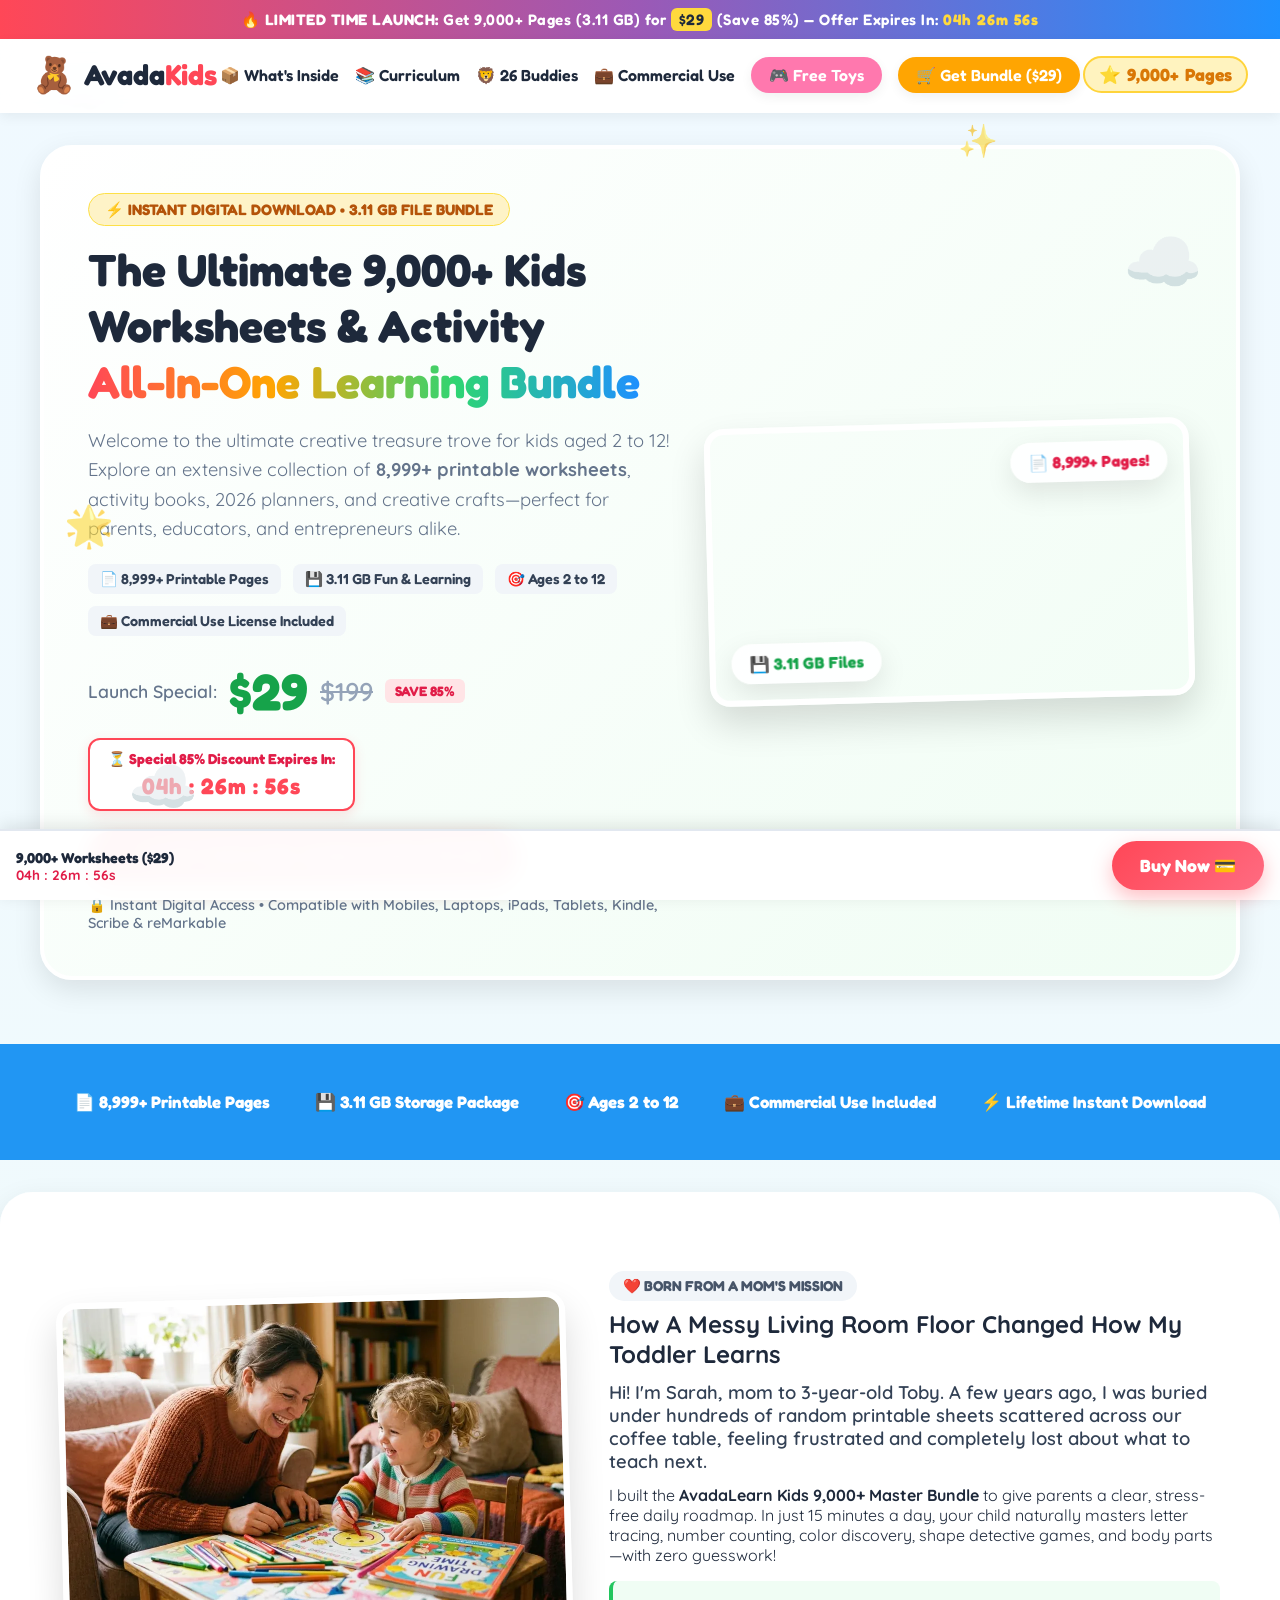
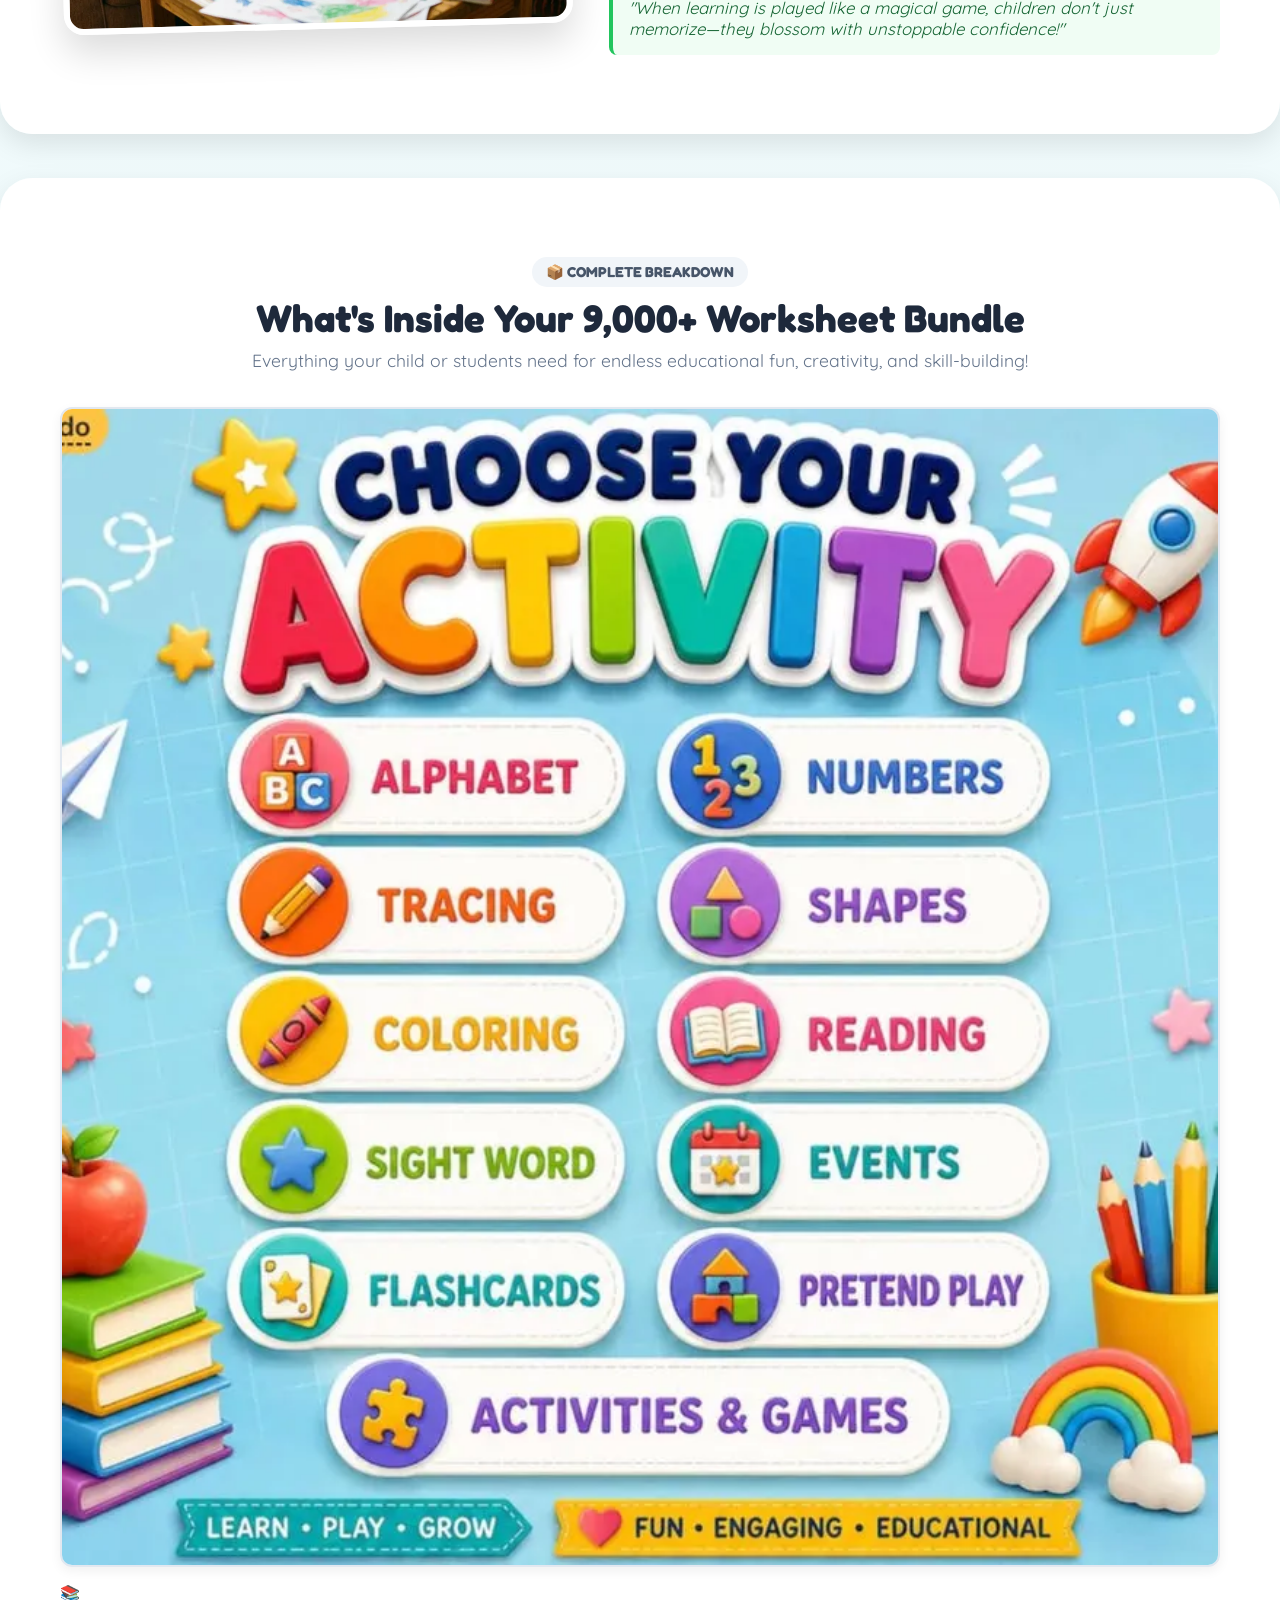
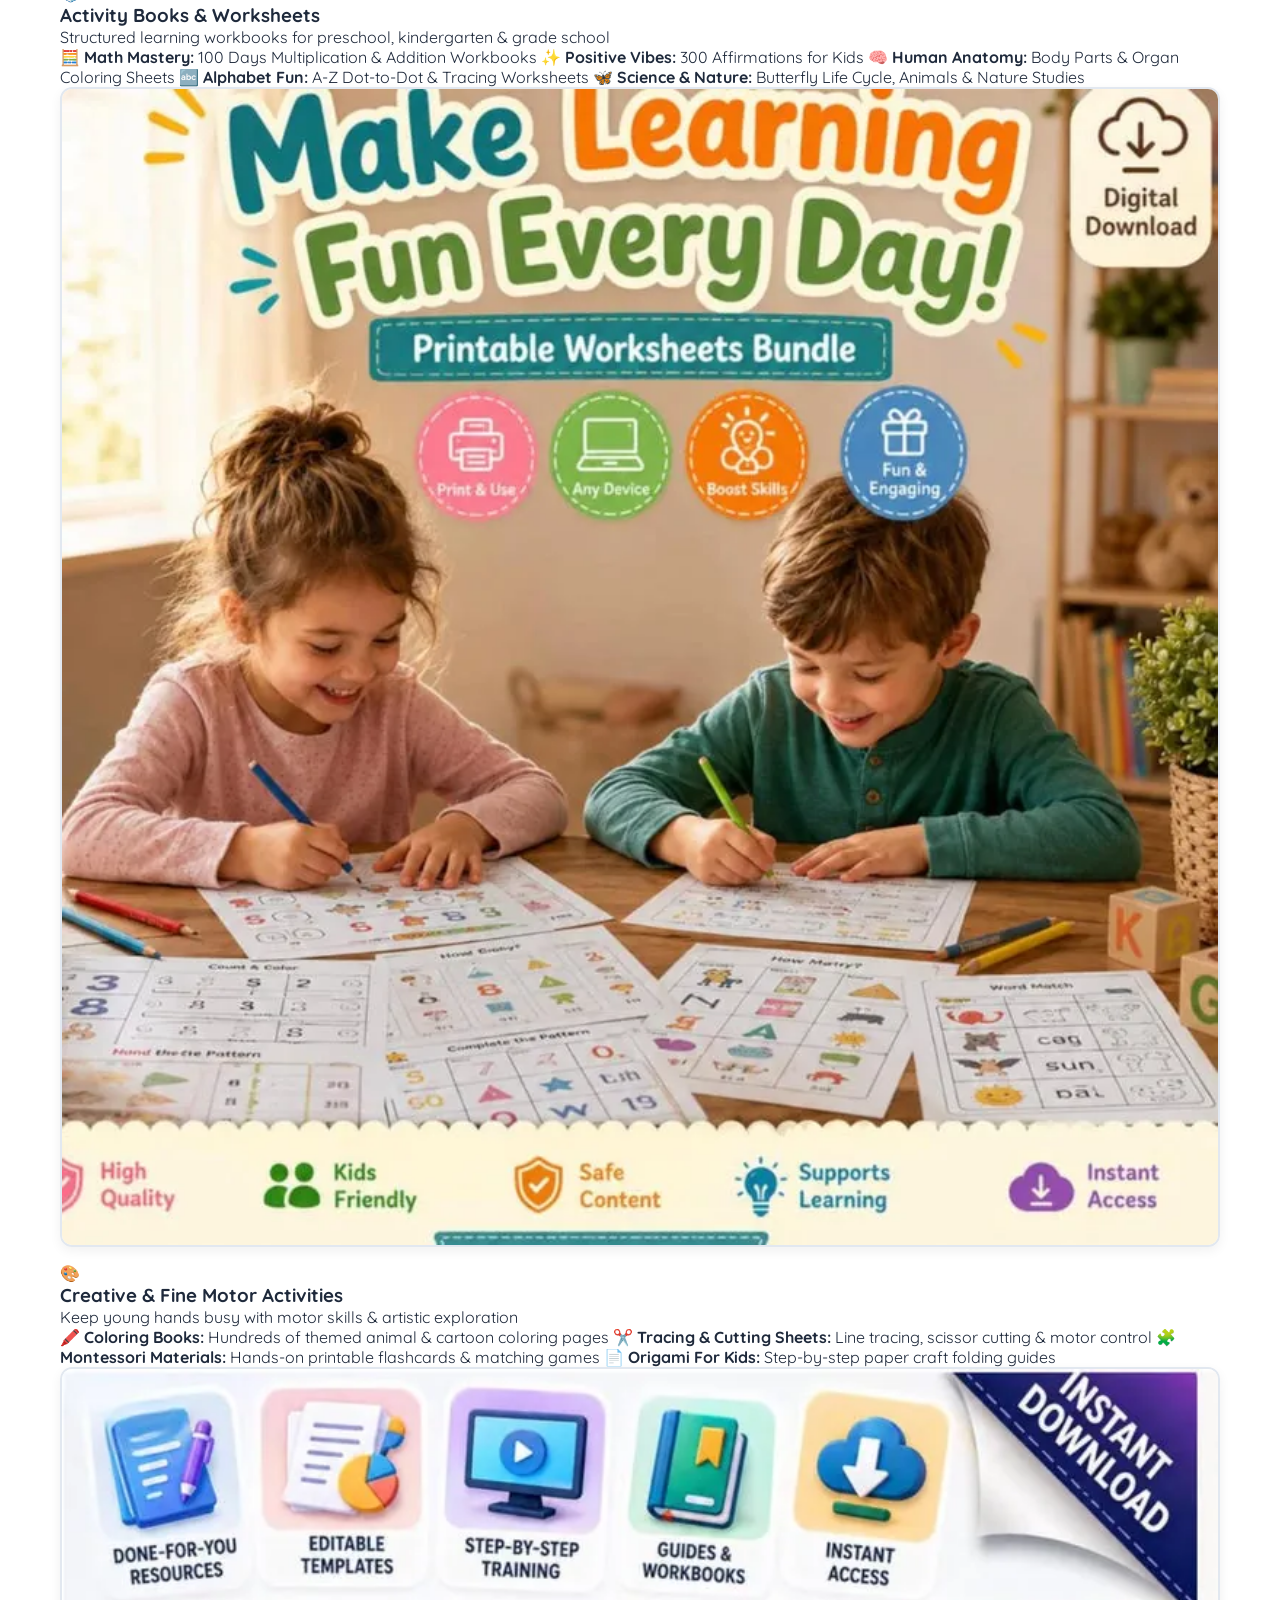
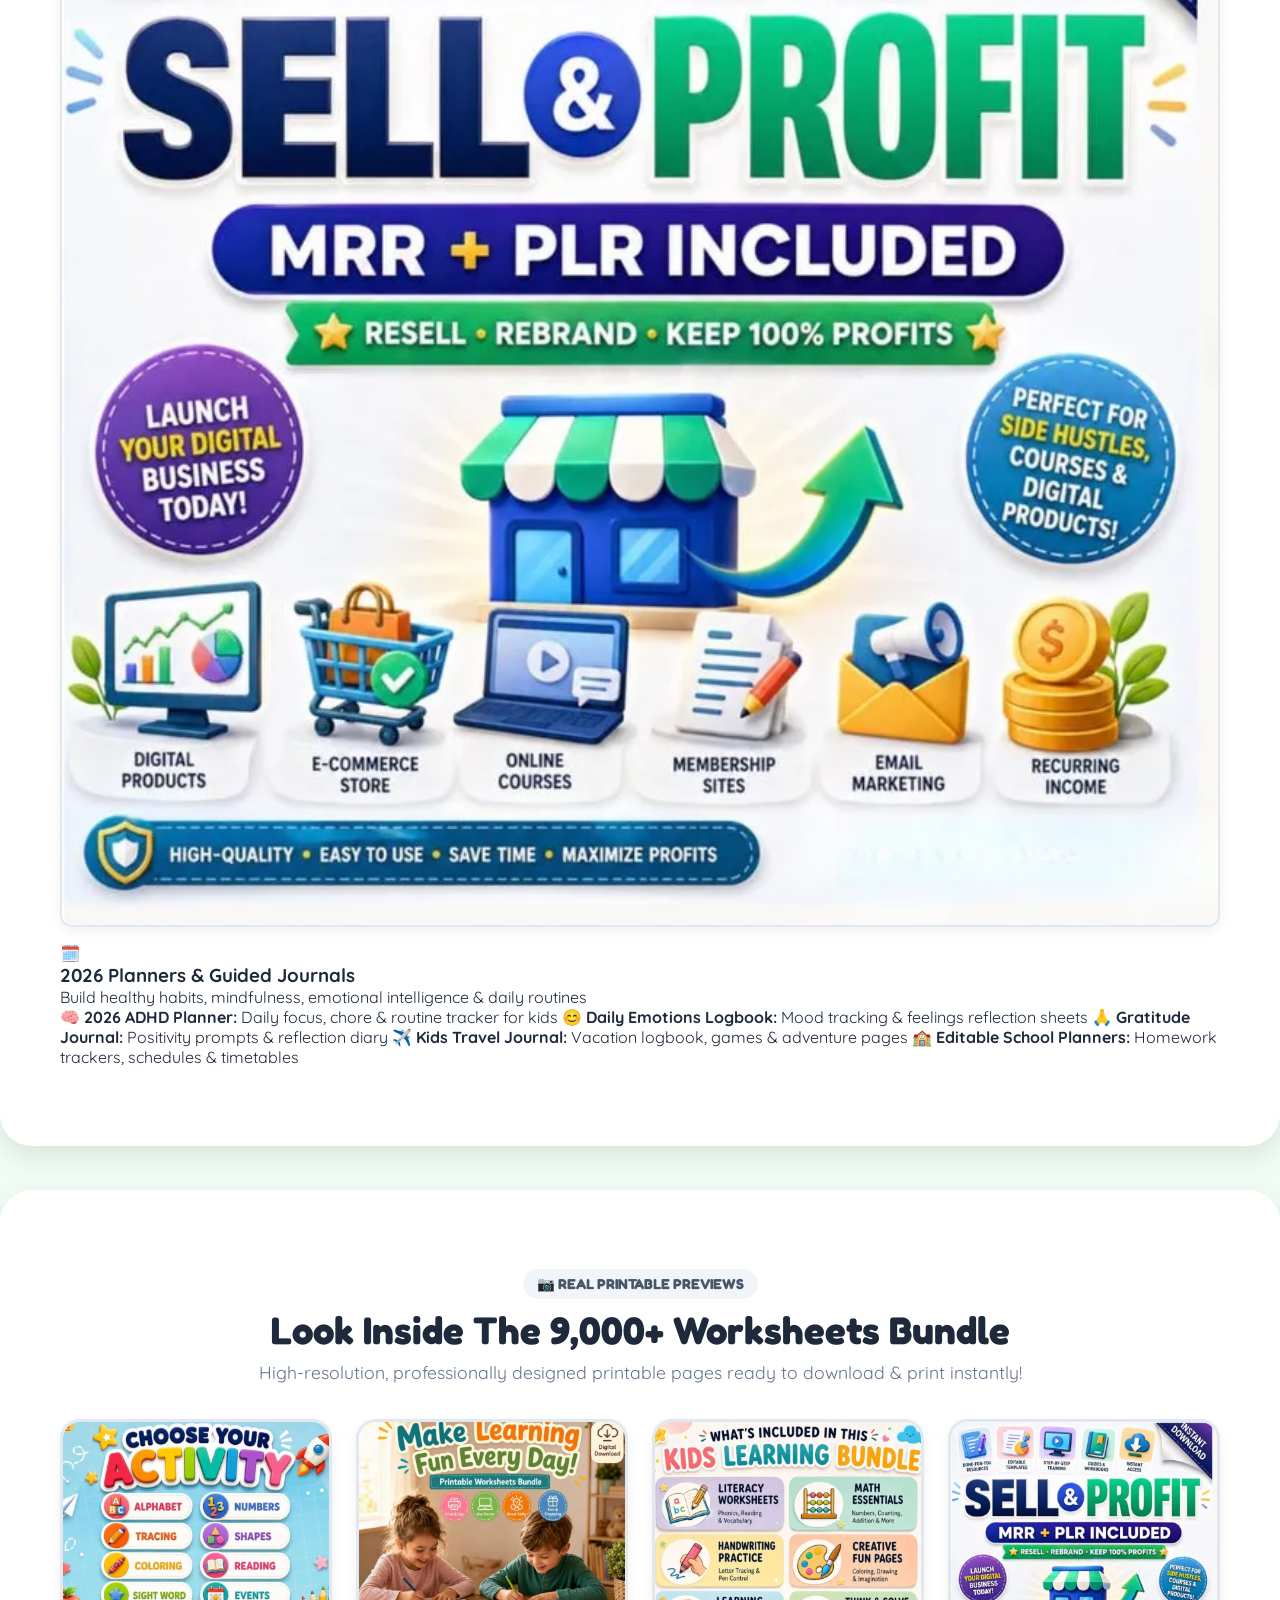
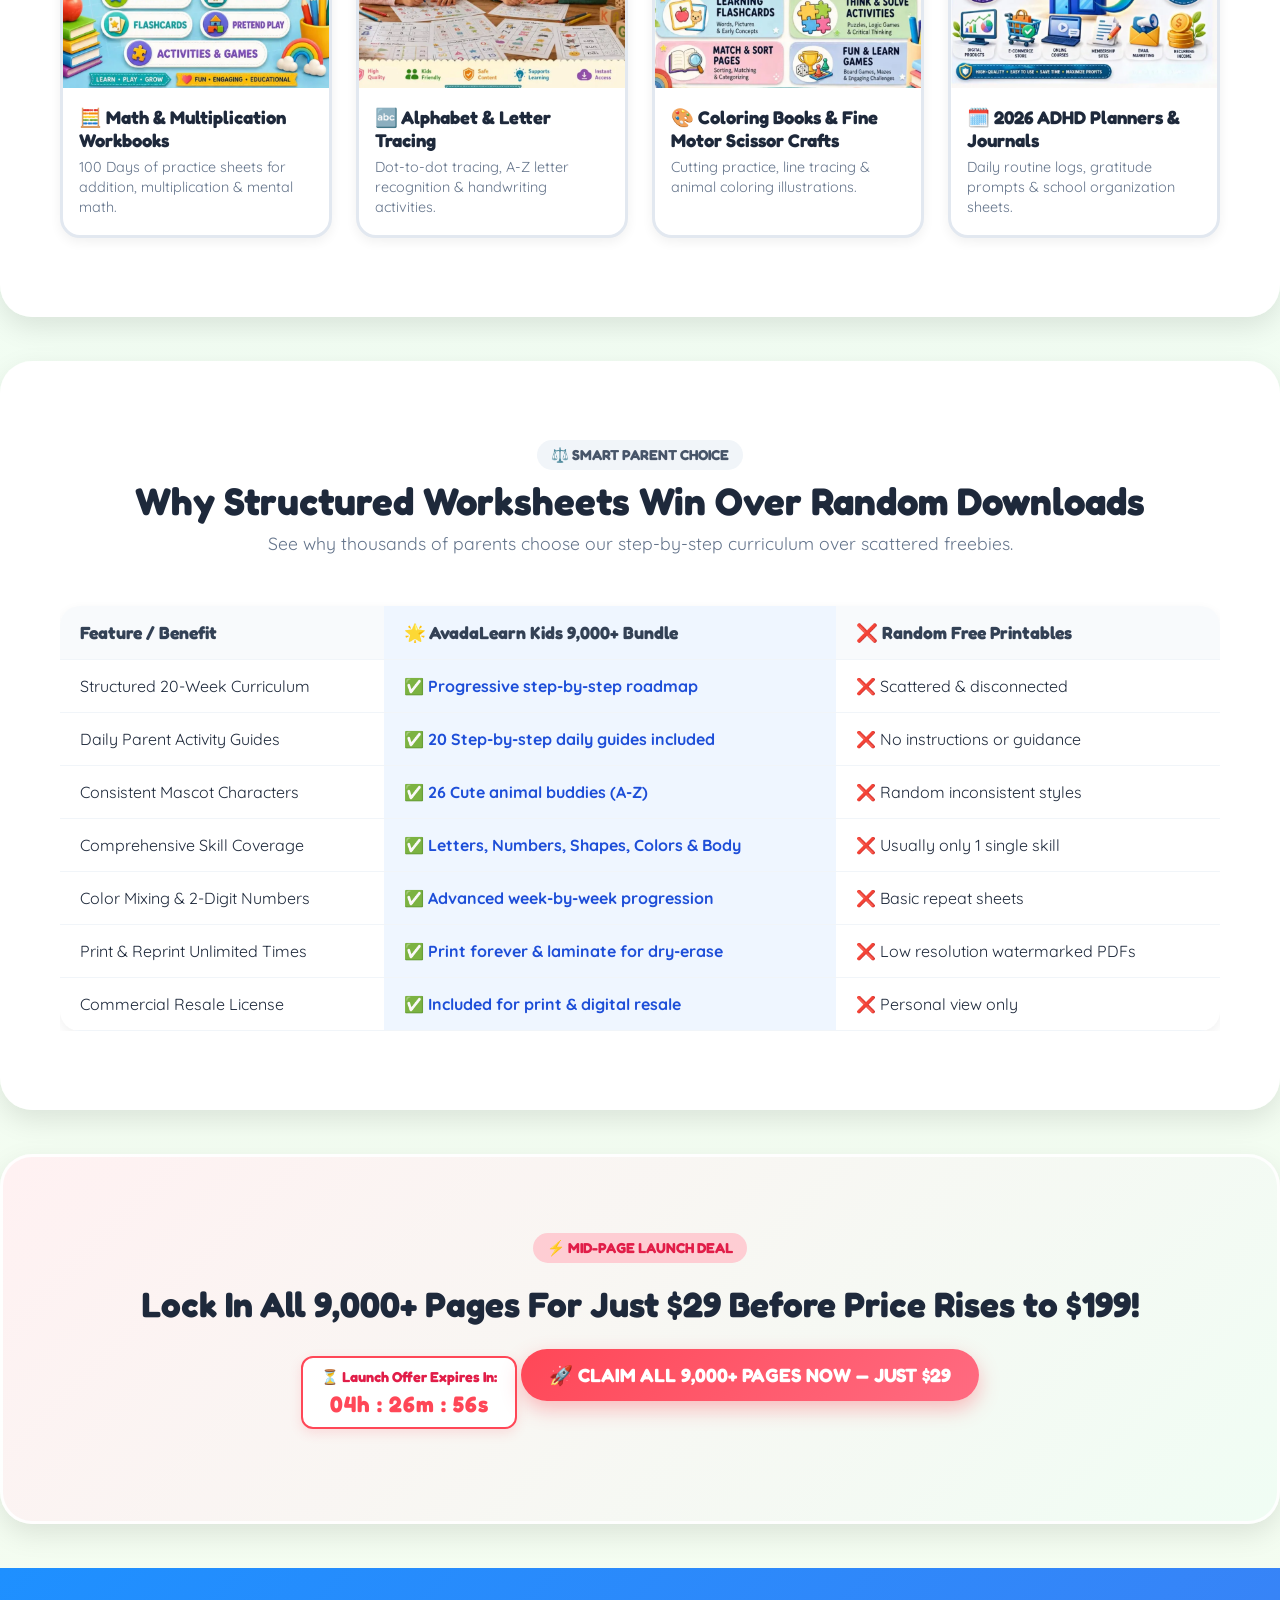
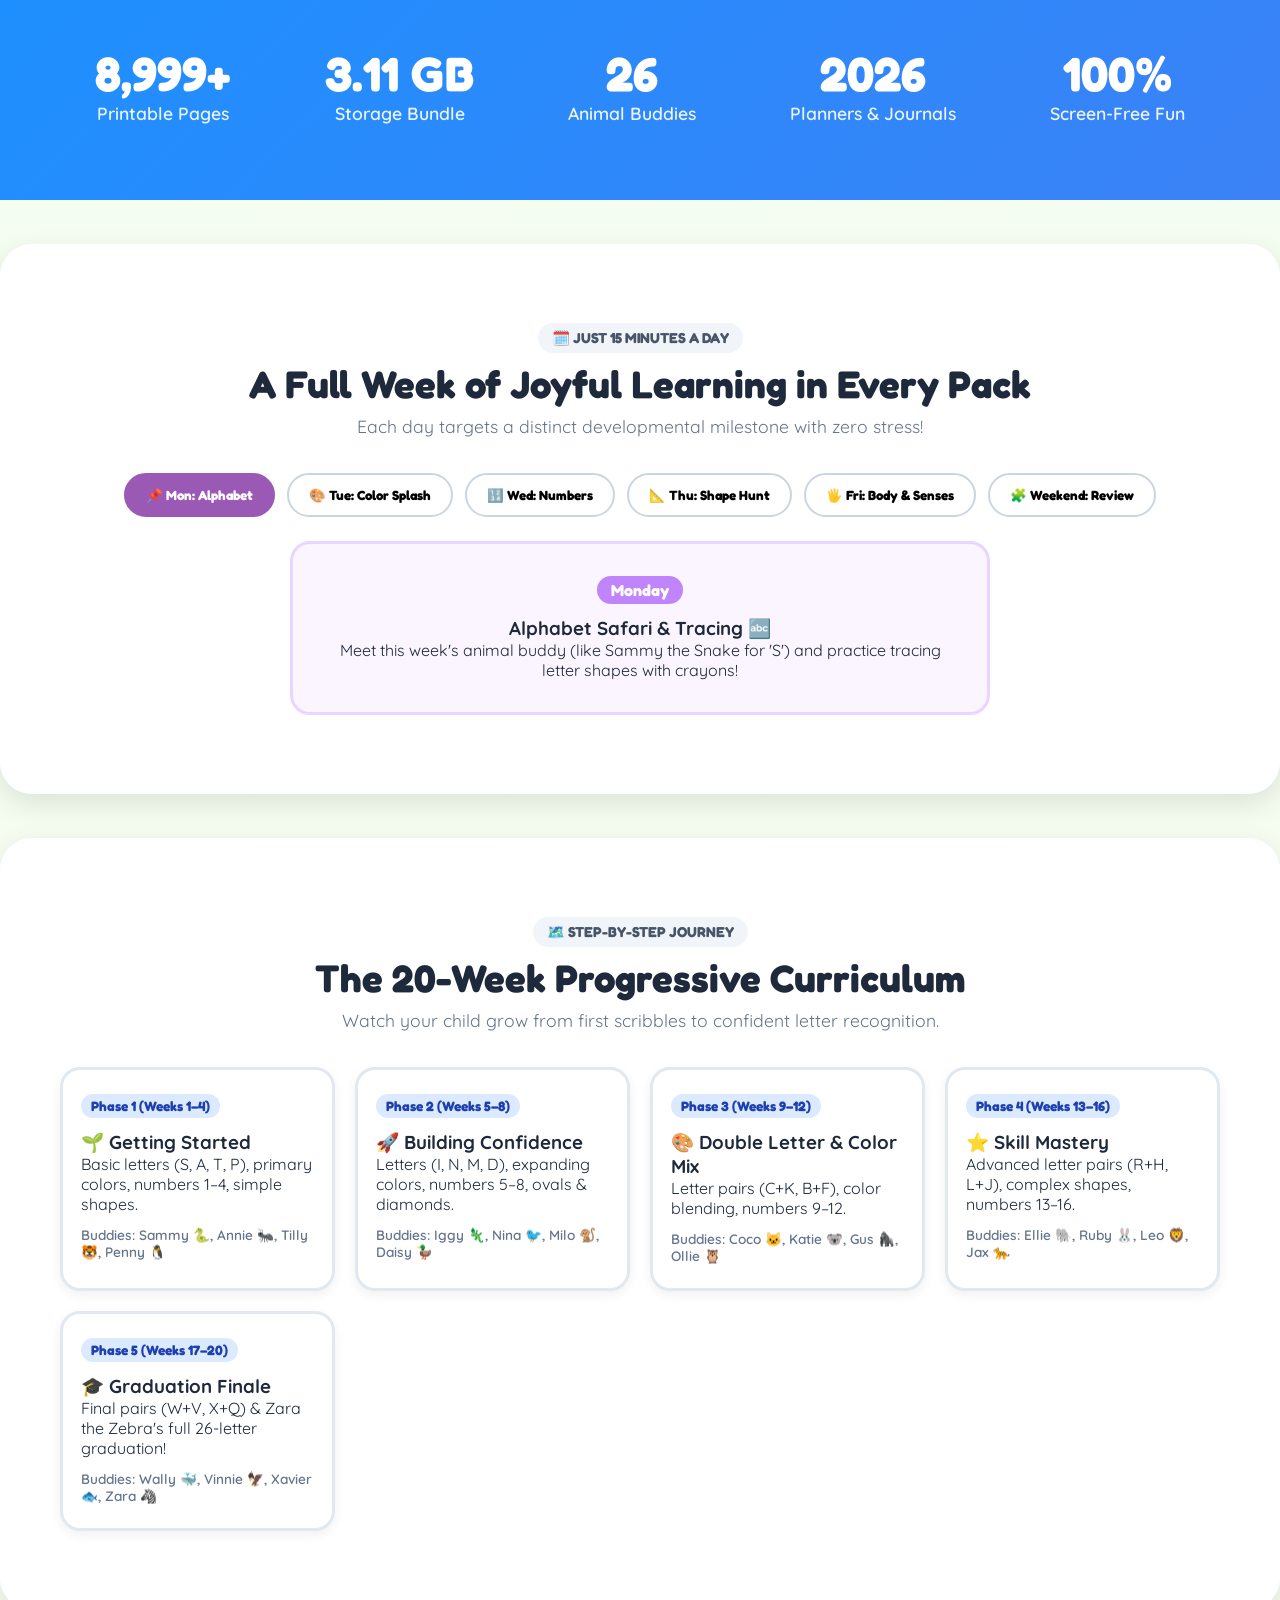
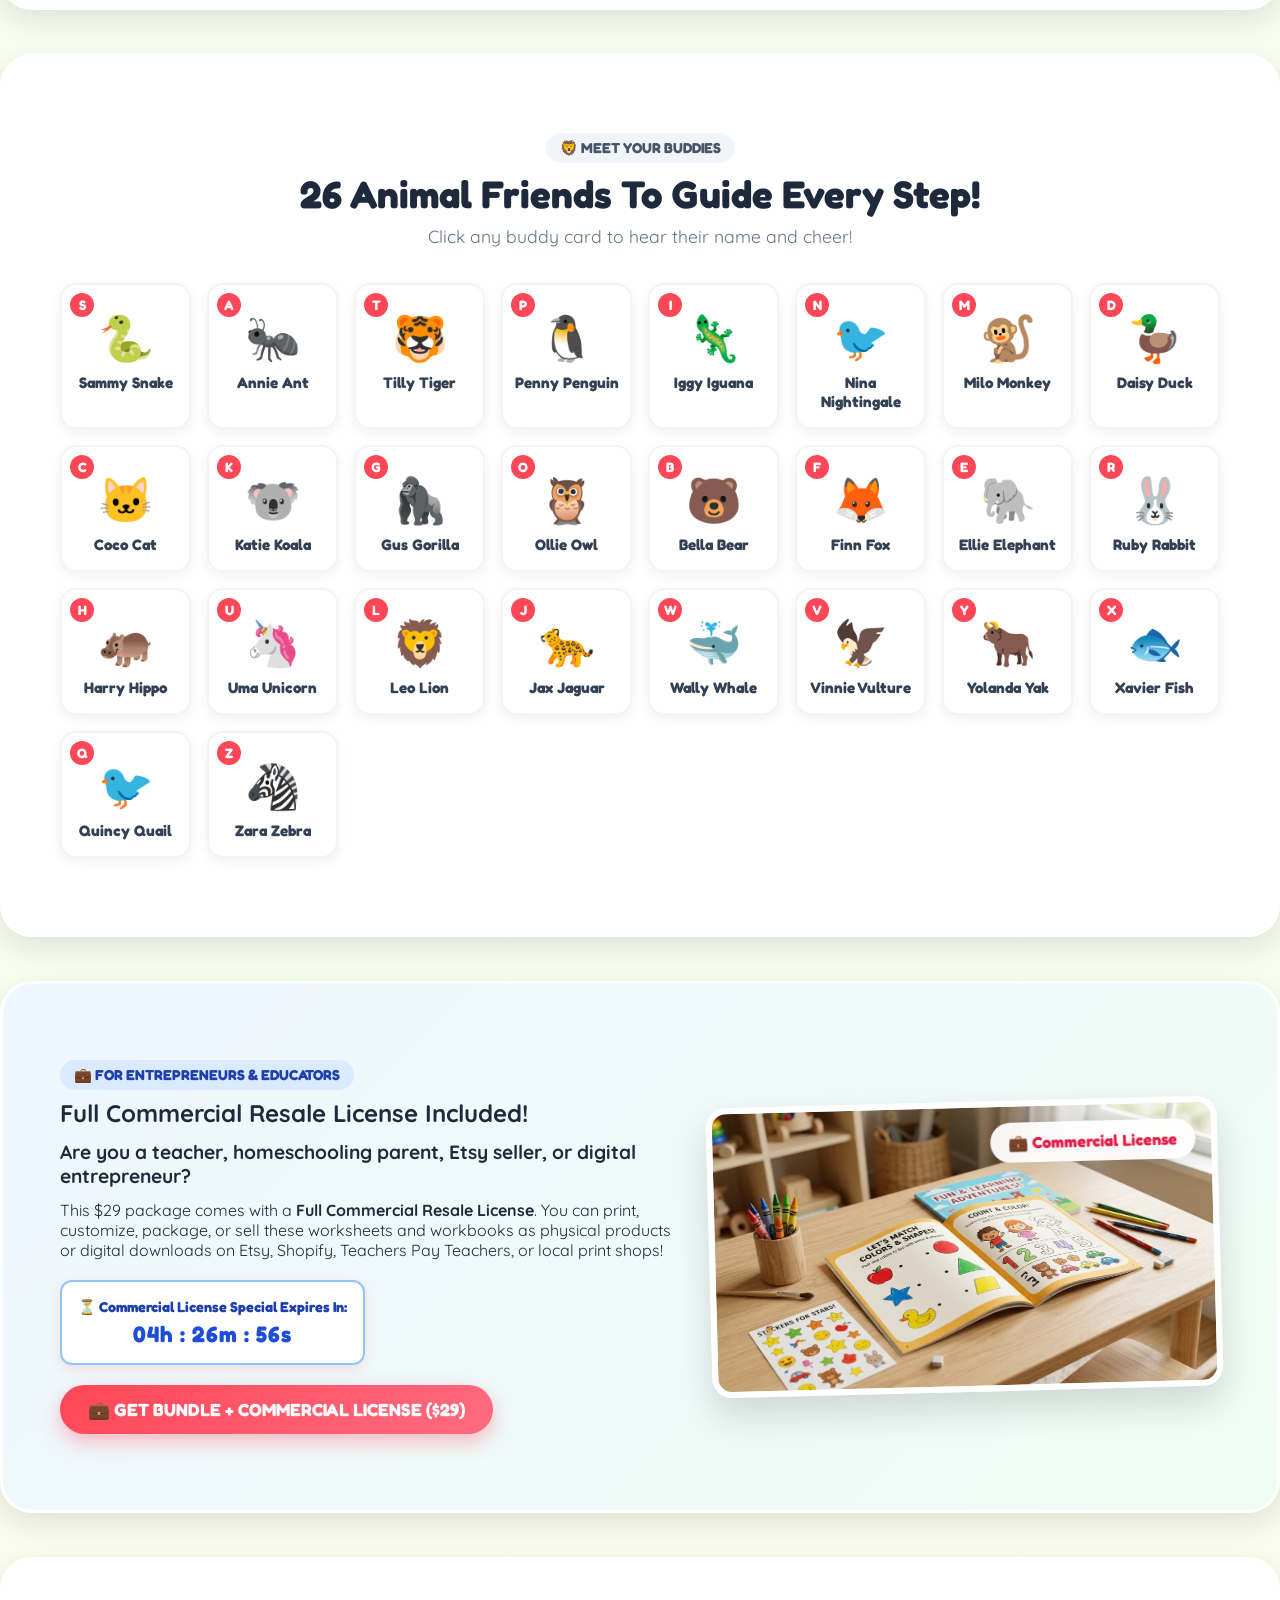
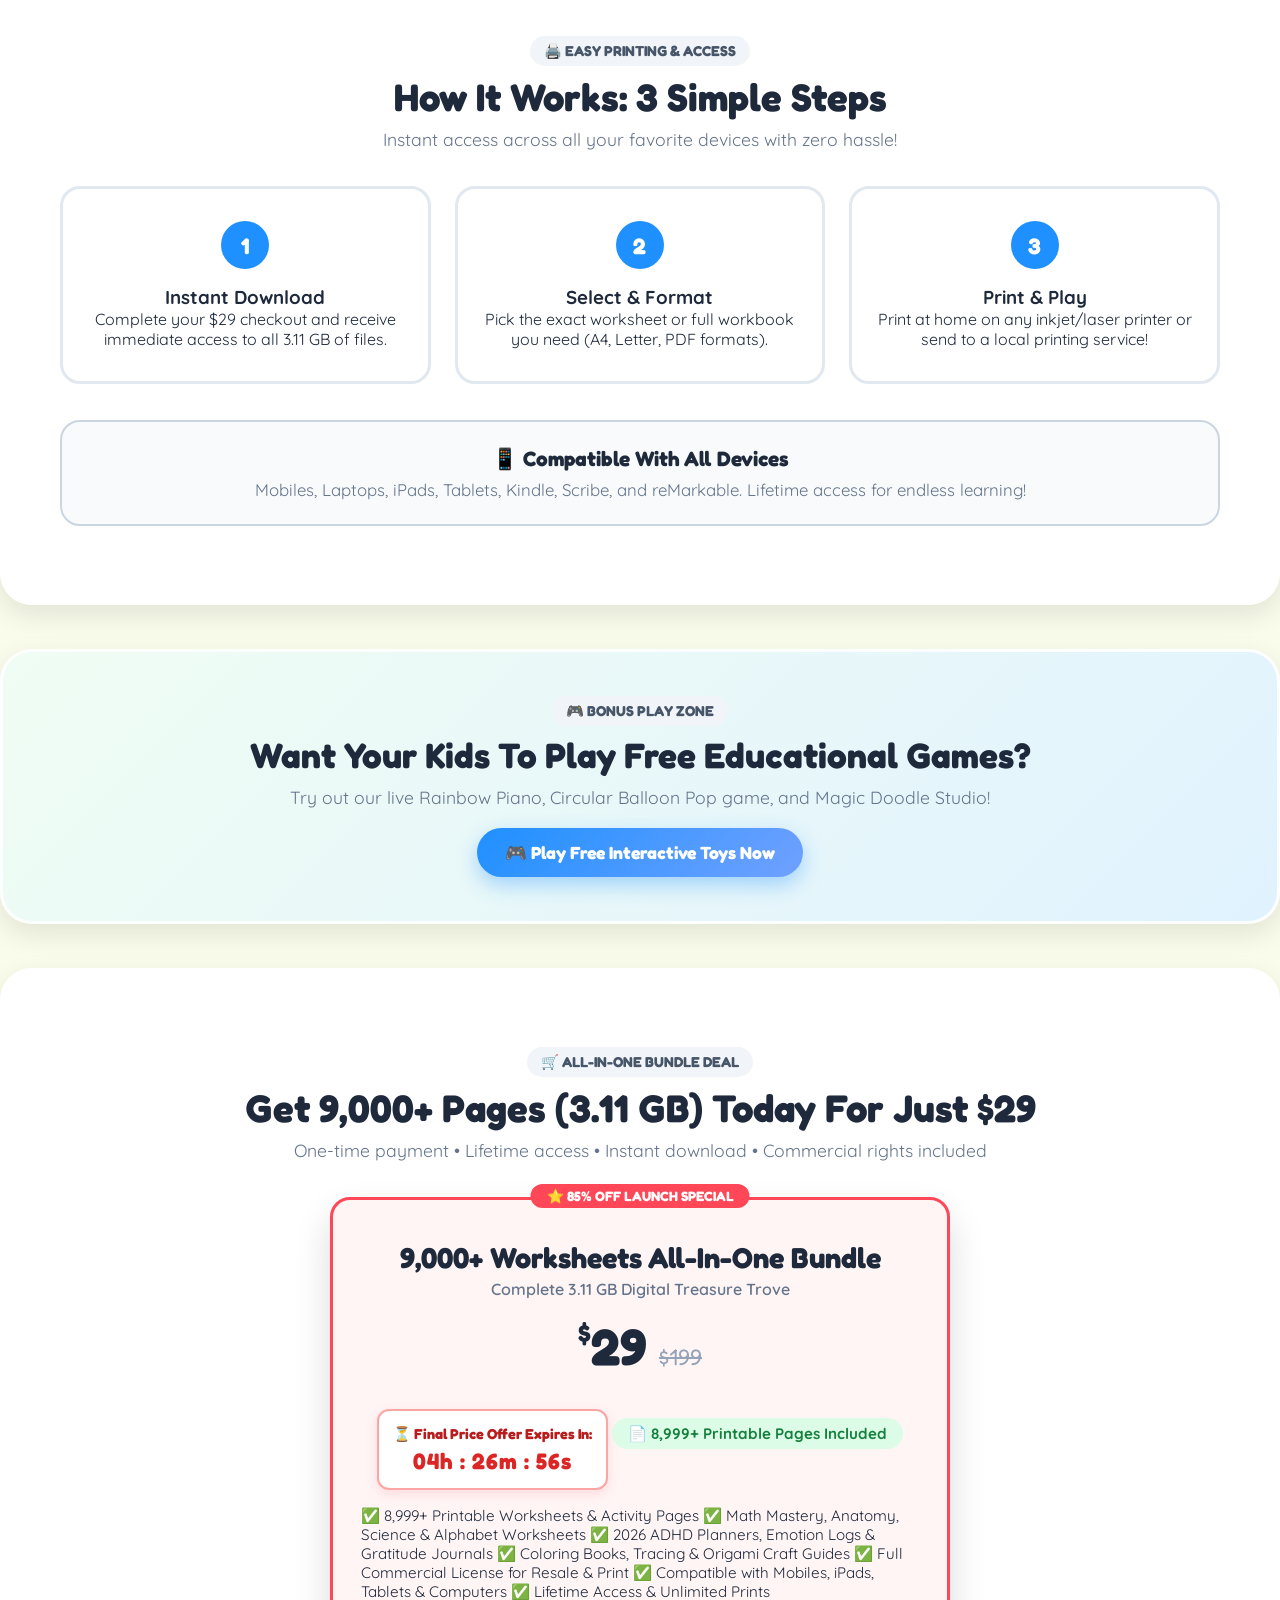
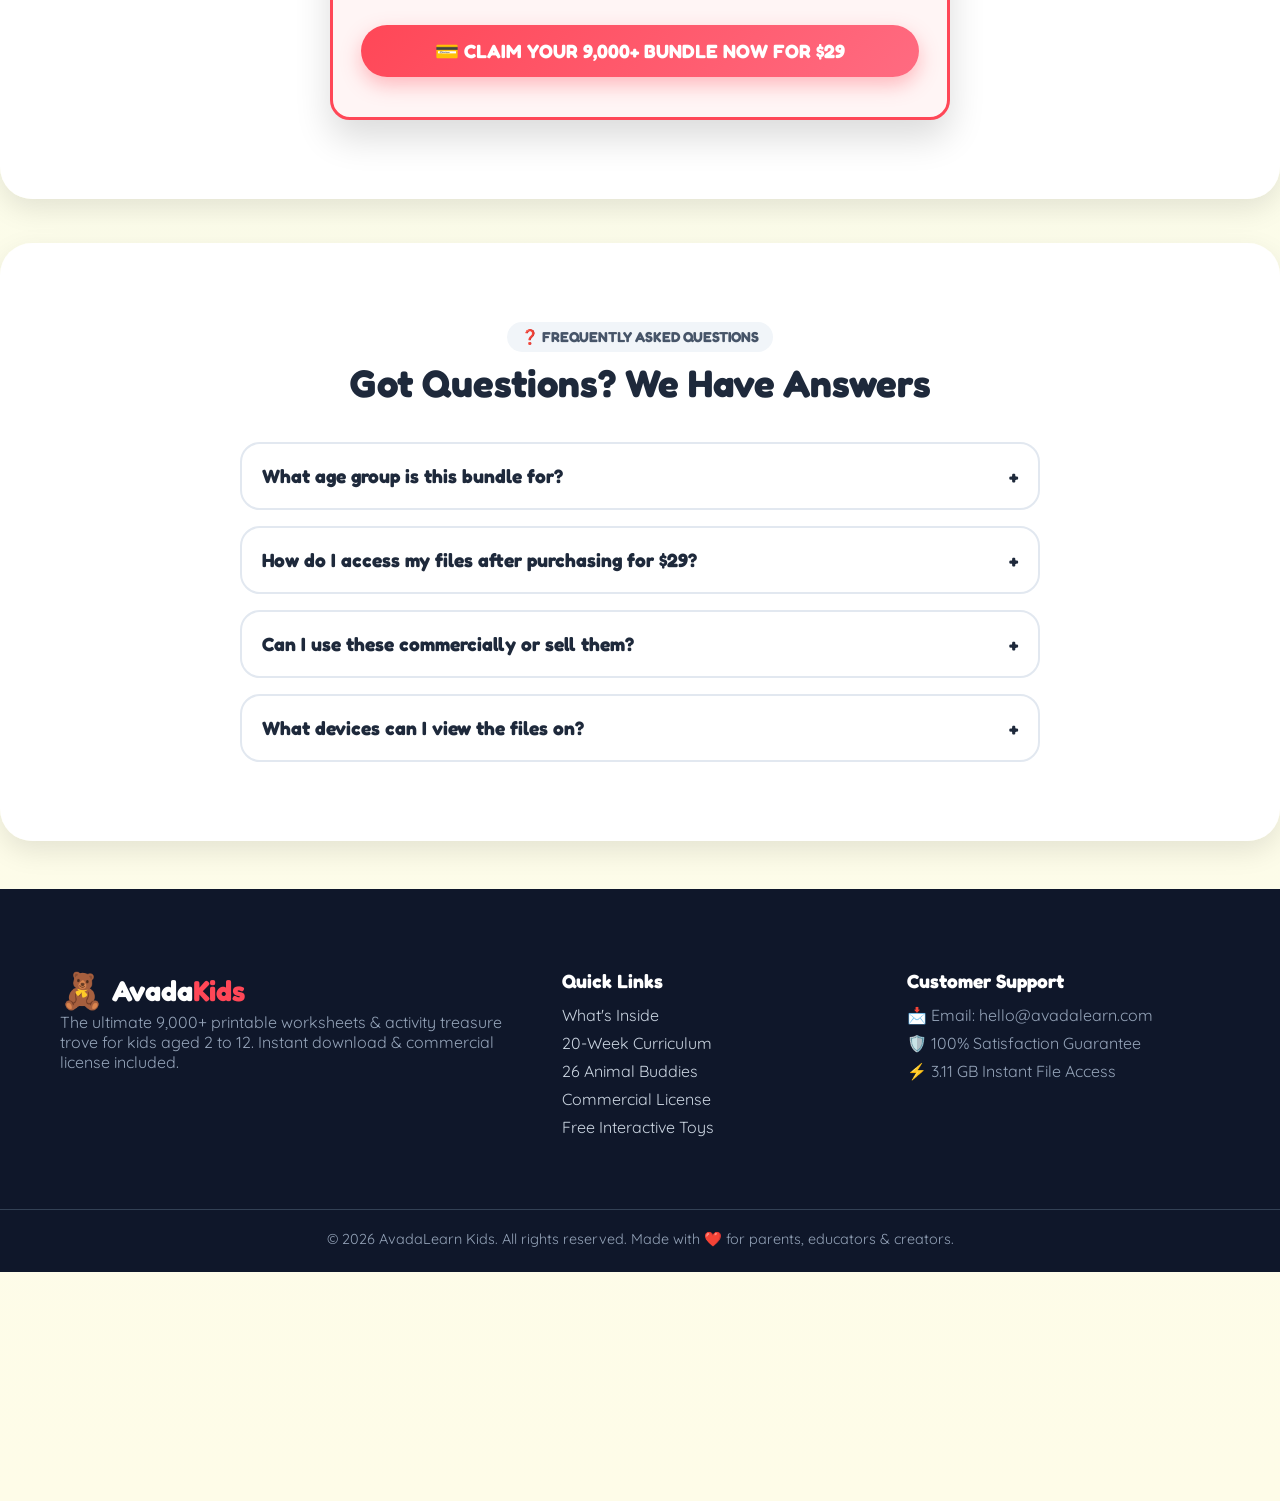
<file: index.html>
<!DOCTYPE html>
<html lang="en">
<head>
  <meta charset="UTF-8">
  <script>
    if (window.location.pathname === '/new' || window.location.pathname.endsWith('/new')) {
      if (!window.location.pathname.endsWith('/')) {
        window.location.replace(window.location.pathname + '/' + window.location.search + window.location.hash);
      }
    }
  </script>
  <meta name="viewport" content="width=device-width, initial-scale=1.0">
  <meta name="description" content="8,999+ Preschool & Kindergarten Printable Worksheets & All-In-One Learning Bundle (3.11 GB). 9,000+ printable pages for ages 2 to 12. Instant download for parents, teachers & commercial resale!">
  <meta name="keywords" content="kids worksheets, 9000 printable pages, preschool bundle, kindergarten worksheets, commercial use printables, adhd planner 2026">
  <title>9,000+ Kids Printable Worksheets & Activity All-In-One Bundle | Just $29</title>
  <link rel="preconnect" href="https://fonts.googleapis.com">
  <link rel="preconnect" href="https://fonts.gstatic.com" crossorigin>
  <link rel="preconnect" href="https://connect.facebook.net">
  <link rel="dns-prefetch" href="https://connect.facebook.net">
  <link href="https://fonts.googleapis.com/css2?family=Fredoka:wght@400;600;700&family=Quicksand:wght@500;700&family=Bubblegum+Sans&display=swap" rel="stylesheet">
  <link rel="stylesheet" href="style.css">
  
  <!-- Meta Pixel Code -->
  <script>
  !function(f,b,e,v,n,t,s)
  {if(f.fbq)return;n=f.fbq=function(){n.callMethod?
  n.callMethod.apply(n,arguments):n.queue.push(arguments)};
  if(!f._fbq)f._fbq=n;n.push=n;n.loaded=!0;n.version='2.0';
  n.queue=[];t=b.createElement(e);t.async=!0;
  t.src=v;s=b.getElementsByTagName(e)[0];
  s.parentNode.insertBefore(t,s)}(window, document,'script',
  'https://connect.facebook.net/en_US/fbevents.js');
  fbq('init', '1615257300031982');
  fbq('track', 'PageView');
  </script>
  <noscript><img height="1" width="1" style="display:none"
  src="https://www.facebook.com/tr?id=1615257300031982&ev=PageView&noscript=1"
  /></noscript>
  <!-- End Meta Pixel Code -->
</head>
<body>
  <!-- Floating background decorations -->
  <div class="cloud cloud-1">☁️</div>
  <div class="cloud cloud-2">☁️</div>
  <div class="cloud cloud-3">☁️</div>
  <div class="star star-1">✨</div>
  <div class="star star-2">🌟</div>

  <!-- Announcement Bar -->
  <div class="top-announcement">
    🔥 <strong>LIMITED TIME LAUNCH:</strong> Get 9,000+ Pages (3.11 GB) for <span>$29</span> (Save 85%) — Offer Expires In: <strong class="timer-display inline-timer">04h 27m 00s</strong>
  </div>

  <!-- Top Navigation Header -->
  <header class="navbar">
    <div class="logo">
      <span class="logo-icon">🧸</span>
      <span class="logo-text">Avada<span class="highlight">Kids</span></span>
    </div>

    <button class="hamburger-toggle" id="hamburger-toggle" aria-label="Toggle Navigation Menu">
      <span class="hamburger-bar"></span>
      <span class="hamburger-bar"></span>
      <span class="hamburger-bar"></span>
    </button>
    
    <nav class="nav-links" id="nav-menu">
      <a href="#whats-inside" class="nav-link">📦 What's Inside</a>
      <a href="#curriculum" class="nav-link">📚 Curriculum</a>
      <a href="#characters" class="nav-link">🦁 26 Buddies</a>
      <a href="#commercial" class="nav-link">💼 Commercial Use</a>
      <a href="toys.html" class="nav-link nav-btn btn-pink">🎮 Free Toys</a>
      <a href="#checkout" class="nav-link nav-btn btn-yellow">🛒 Get Bundle ($29)</a>
    </nav>

    <div class="header-right">
      <div class="star-counter">
        <span class="star-icon">⭐</span>
        <span id="star-score">9,000+</span> Pages
      </div>
    </div>
  </header>

  <main>
    <!-- HERO SECTION (CTA 1 WITH EVERGREEN TIMER) -->
    <section class="hero-section">
      <div class="container hero-grid">
        <div class="hero-content">
          <span class="badge" style="background:#fef3c7;color:#b45309;border:1px solid #fde047">
            ⚡ INSTANT DIGITAL DOWNLOAD • 3.11 GB FILE BUNDLE
          </span>
          <h1 class="hero-title">
            The Ultimate 9,000+ Kids Worksheets & Activity <br>
            <span class="gradient-text">All-In-One Learning Bundle</span>
          </h1>
          <p class="hero-subtext">
            Welcome to the ultimate creative treasure trove for kids aged 2 to 12! Explore an extensive collection of <strong>8,999+ printable worksheets</strong>, activity books, 2026 planners, and creative crafts—perfect for parents, educators, and entrepreneurs alike.
          </p>

          <div class="hero-features-list">
            <span>📄 8,999+ Printable Pages</span>
            <span>💾 3.11 GB Fun & Learning</span>
            <span>🎯 Ages 2 to 12</span>
            <span>💼 Commercial Use License Included</span>
          </div>

          <div class="hero-pricing-box">
            <span class="price-label">Launch Special:</span>
            <span class="price-amount" id="hero-price">$29</span>
            <span class="price-strikethrough">$199</span>
            <span class="discount-pill">SAVE 85%</span>
          </div>

          <!-- CTA 1 EVERGREEN TIMER BOX -->
          <div class="cta-timer-box">
            <span class="timer-label">⏳ Special 85% Discount Expires In:</span>
            <div class="timer-display countdown-timer">04h : 27m : 00s</div>
          </div>

          <div class="hero-buttons">
            <button class="btn btn-primary btn-bounce buy-btn" data-pack="9,000+ Worksheets All-In-One Bundle" data-price="29">
              🚀 CLAIM YOUR 9,000+ BUNDLE NOW FOR $29
            </button>
          </div>

          <p class="guarantee-text">
            🔒 Instant Digital Access • Compatible with Mobiles, Laptops, iPads, Tablets, Kindle, Scribe & reMarkable
          </p>
        </div>

        <div class="hero-media">
          <div class="image-frame video-hero-frame">
            <div style="position:relative;padding-top:56.25%;width:100%;border-radius:var(--radius-md);overflow:hidden;">
              <iframe src="https://iframe.mediadelivery.net/embed/494628/87ae23a3-44c7-49c4-975b-13ad4cc8b772?autoplay=true&loop=true&muted=true&preload=true&responsive=true" loading="lazy" style="border:0;position:absolute;top:0;left:0;height:100%;width:100%;" allow="accelerometer;gyroscope;autoplay;encrypted-media;picture-in-picture;fullscreen;" allowfullscreen="true"></iframe>
            </div>
            <div class="floating-badge badge-top-right">📄 8,999+ Pages!</div>
            <div class="floating-badge badge-bottom-left">💾 3.11 GB Files</div>
          </div>
        </div>
      </div>
    </section>

    <!-- METRICS RIBBON BAR -->
    <section class="ribbon-bar">
      <div class="container ribbon-flex">
        <span>📄 8,999+ Printable Pages</span>
        <span>💾 3.11 GB Storage Package</span>
        <span>🎯 Ages 2 to 12</span>
        <span>💼 Commercial Use Included</span>
        <span>⚡ Lifetime Instant Download</span>
      </div>
    </section>

    <!-- MEET THE CREATOR STORY SECTION -->
    <section class="card-section creator-section">
      <div class="container creator-grid">
        <div class="creator-media">
          <div class="image-frame">
            <picture>
              <source srcset="assets/creator.webp" type="image/webp">
              <img src="assets/creator.jpg" alt="Sarah and her toddler" class="creator-img" loading="lazy" decoding="async" width="500" height="280">
            </picture>
          </div>
        </div>
        <div class="creator-text">
          <span class="section-tag">❤️ Born From A Mom's Mission</span>
          <h2>How A Messy Living Room Floor Changed How My Toddler Learns</h2>
          <p class="story-lead">Hi! I'm Sarah, mom to 3-year-old Toby. A few years ago, I was buried under hundreds of random printable sheets scattered across our coffee table, feeling frustrated and completely lost about what to teach next.</p>
          <p>I built the <strong>AvadaLearn Kids 9,000+ Master Bundle</strong> to give parents a clear, stress-free daily roadmap. In just 15 minutes a day, your child naturally masters letter tracing, number counting, color discovery, shape detective games, and body parts—with zero guesswork!</p>
          <blockquote class="creator-quote">
            "When learning is played like a magical game, children don't just memorize—they blossom with unstoppable confidence!"
          </blockquote>
        </div>
      </div>
    </section>

    <!-- WHAT'S INSIDE SECTION -->
    <section id="whats-inside" class="card-section">
      <div class="container">
        <div class="section-header">
          <span class="section-tag">📦 Complete Breakdown</span>
          <h2>What's Inside Your 9,000+ Worksheet Bundle</h2>
          <p>Everything your child or students need for endless educational fun, creativity, and skill-building!</p>
        </div>

        <div class="inside-grid">
          <!-- CATEGORY 1 -->
          <div class="inside-card">
            <div class="inside-preview-frame">
              <picture>
                <source srcset="assets/previews/preview_1.webp" type="image/webp">
                <img src="assets/previews/preview_1.jpg" alt="Activity Books & Worksheets Preview" class="inside-preview-img" loading="lazy" decoding="async" width="400" height="300">
              </picture>
            </div>
            <div class="inside-icon">📚</div>
            <h3>Activity Books & Worksheets</h3>
            <p class="inside-subtitle">Structured learning workbooks for preschool, kindergarten & grade school</p>
            <ul class="inside-list">
              <td>🧮 <strong>Math Mastery:</strong> 100 Days Multiplication & Addition Workbooks</td>
              <td>✨ <strong>Positive Vibes:</strong> 300 Affirmations for Kids</td>
              <td>🧠 <strong>Human Anatomy:</strong> Body Parts & Organ Coloring Sheets</td>
              <td>🔤 <strong>Alphabet Fun:</strong> A-Z Dot-to-Dot & Tracing Worksheets</td>
              <td>🦋 <strong>Science & Nature:</strong> Butterfly Life Cycle, Animals & Nature Studies</td>
            </ul>
          </div>

          <!-- CATEGORY 2 -->
          <div class="inside-card">
            <div class="inside-preview-frame">
              <picture>
                <source srcset="assets/previews/preview_2.webp" type="image/webp">
                <img src="assets/previews/preview_2.jpg" alt="Creative & Fine Motor Activities Preview" class="inside-preview-img" loading="lazy" decoding="async" width="400" height="300">
              </picture>
            </div>
            <div class="inside-icon">🎨</div>
            <h3>Creative & Fine Motor Activities</h3>
            <p class="inside-subtitle">Keep young hands busy with motor skills & artistic exploration</p>
            <ul class="inside-list">
              <td>🖍️ <strong>Coloring Books:</strong> Hundreds of themed animal & cartoon coloring pages</td>
              <td>✂️ <strong>Tracing & Cutting Sheets:</strong> Line tracing, scissor cutting & motor control</td>
              <td>🧩 <strong>Montessori Materials:</strong> Hands-on printable flashcards & matching games</td>
              <td>📄 <strong>Origami For Kids:</strong> Step-by-step paper craft folding guides</td>
            </ul>
          </div>

          <!-- CATEGORY 3 -->
          <div class="inside-card">
            <div class="inside-preview-frame">
              <picture>
                <source srcset="assets/previews/preview_4.webp" type="image/webp">
                <img src="assets/previews/preview_4.jpg" alt="2026 Planners & Guided Journals Preview" class="inside-preview-img" loading="lazy" decoding="async" width="400" height="300">
              </picture>
            </div>
            <div class="inside-icon">🗓️</div>
            <h3>2026 Planners & Guided Journals</h3>
            <p class="inside-subtitle">Build healthy habits, mindfulness, emotional intelligence & daily routines</p>
            <ul class="inside-list">
              <td>🧠 <strong>2026 ADHD Planner:</strong> Daily focus, chore & routine tracker for kids</td>
              <td>😊 <strong>Daily Emotions Logbook:</strong> Mood tracking & feelings reflection sheets</td>
              <td>🙏 <strong>Gratitude Journal:</strong> Positivity prompts & reflection diary</td>
              <td>✈️ <strong>Kids Travel Journal:</strong> Vacation logbook, games & adventure pages</td>
              <td>🏫 <strong>Editable School Planners:</strong> Homework trackers, schedules & timetables</td>
            </ul>
          </div>
        </div>
      </div>
    </section>

    <!-- REAL PRODUCT PREVIEWS GALLERY SECTION -->
    <section class="card-section gallery-section">
      <div class="container">
        <div class="section-header">
          <span class="section-tag">📷 Real Printable Previews</span>
          <h2>Look Inside The 9,000+ Worksheets Bundle</h2>
          <p>High-resolution, professionally designed printable pages ready to download & print instantly!</p>
        </div>

        <div class="gallery-grid">
          <div class="gallery-card">
            <div class="gallery-img-wrapper">
              <picture>
                <source srcset="assets/previews/preview_1.webp" type="image/webp">
                <img src="assets/previews/preview_1.jpg" alt="Math & Multiplication Workbooks" class="gallery-img" loading="lazy" decoding="async" width="400" height="300">
              </picture>
            </div>
            <div class="gallery-caption">
              <h4>🧮 Math & Multiplication Workbooks</h4>
              <p>100 Days of practice sheets for addition, multiplication & mental math.</p>
            </div>
          </div>

          <div class="gallery-card">
            <div class="gallery-img-wrapper">
              <picture>
                <source srcset="assets/previews/preview_2.webp" type="image/webp">
                <img src="assets/previews/preview_2.jpg" alt="Alphabet & Letter Tracing" class="gallery-img" loading="lazy" decoding="async" width="400" height="300">
              </picture>
            </div>
            <div class="gallery-caption">
              <h4>🔤 Alphabet & Letter Tracing</h4>
              <p>Dot-to-dot tracing, A-Z letter recognition & handwriting activities.</p>
            </div>
          </div>

          <div class="gallery-card">
            <div class="gallery-img-wrapper">
              <picture>
                <source srcset="assets/previews/preview_3.webp" type="image/webp">
                <img src="assets/previews/preview_3.jpg" alt="Coloring Books & Fine Motor Scissor Crafts" class="gallery-img" loading="lazy" decoding="async" width="400" height="300">
              </picture>
            </div>
            <div class="gallery-caption">
              <h4>🎨 Coloring Books & Fine Motor Scissor Crafts</h4>
              <p>Cutting practice, line tracing & animal coloring illustrations.</p>
            </div>
          </div>

          <div class="gallery-card">
            <div class="gallery-img-wrapper">
              <picture>
                <source srcset="assets/previews/preview_4.webp" type="image/webp">
                <img src="assets/previews/preview_4.jpg" alt="2026 ADHD Planners & Journals" class="gallery-img" loading="lazy" decoding="async" width="400" height="300">
              </picture>
            </div>
            <div class="gallery-caption">
              <h4>🗓️ 2026 ADHD Planners & Journals</h4>
              <p>Daily routine logs, gratitude prompts & school organization sheets.</p>
            </div>
          </div>
        </div>
      </div>
    </section>

    <!-- COMPARISON TABLE SECTION -->
    <section id="comparison" class="card-section comparison-section">
      <div class="container">
        <div class="section-header">
          <span class="section-tag">⚖️ Smart Parent Choice</span>
          <h2>Why Structured Worksheets Win Over Random Downloads</h2>
          <p>See why thousands of parents choose our step-by-step curriculum over scattered freebies.</p>
        </div>

        <div class="table-responsive">
          <table class="comparison-table">
            <thead>
              <tr>
                <th>Feature / Benefit</th>
                <th class="col-highlight">🌟 AvadaLearn Kids 9,000+ Bundle</th>
                <th>❌ Random Free Printables</th>
              </tr>
            </thead>
            <tbody>
              <tr>
                <td>Structured 20-Week Curriculum</td>
                <td class="col-highlight">✅ Progressive step-by-step roadmap</td>
                <td>❌ Scattered & disconnected</td>
              </tr>
              <tr>
                <td>Daily Parent Activity Guides</td>
                <td class="col-highlight">✅ 20 Step-by-step daily guides included</td>
                <td>❌ No instructions or guidance</td>
              </tr>
              <tr>
                <td>Consistent Mascot Characters</td>
                <td class="col-highlight">✅ 26 Cute animal buddies (A-Z)</td>
                <td>❌ Random inconsistent styles</td>
              </tr>
              <tr>
                <td>Comprehensive Skill Coverage</td>
                <td class="col-highlight">✅ Letters, Numbers, Shapes, Colors & Body</td>
                <td>❌ Usually only 1 single skill</td>
              </tr>
              <tr>
                <td>Color Mixing & 2-Digit Numbers</td>
                <td class="col-highlight">✅ Advanced week-by-week progression</td>
                <td>❌ Basic repeat sheets</td>
              </tr>
              <tr>
                <td>Print & Reprint Unlimited Times</td>
                <td class="col-highlight">✅ Print forever & laminate for dry-erase</td>
                <td>❌ Low resolution watermarked PDFs</td>
              </tr>
              <tr>
                <td>Commercial Resale License</td>
                <td class="col-highlight">✅ Included for print & digital resale</td>
                <td>❌ Personal view only</td>
              </tr>
            </tbody>
          </table>
        </div>
      </div>
    </section>

    <!-- CTA 2 (MID-PAGE URGENCY OFFER BOX) -->
    <section class="card-section cta-banner-section" style="background:linear-gradient(135deg,#fff1f2 0%,#f0fdf4 100%);text-align:center">
      <div class="container">
        <span class="section-tag" style="background:#fecdd3;color:#e11d48">⚡ MID-PAGE LAUNCH DEAL</span>
        <h2 style="font-family:var(--font-heading);font-size:2.2rem;margin:12px 0">Lock In All 9,000+ Pages For Just $29 Before Price Rises to $199!</h2>
        
        <div class="cta-timer-box" style="margin:16px auto;max-width:400px">
          <span class="timer-label">⏳ Launch Offer Expires In:</span>
          <div class="timer-display countdown-timer">04h : 27m : 00s</div>
        </div>

        <button class="btn btn-primary btn-bounce buy-btn" data-pack="9,000+ Worksheets All-In-One Bundle" data-price="29" style="font-size:1.2rem;margin-top:12px">
          🚀 CLAIM ALL 9,000+ PAGES NOW — JUST $29
        </button>
      </div>
    </section>

    <!-- ANIMATED STATS SECTION -->
    <section class="stats-section">
      <div class="container stats-grid">
        <div class="stat-card">
          <div class="stat-num">8,999+</div>
          <div class="stat-label">Printable Pages</div>
        </div>
        <div class="stat-card">
          <div class="stat-num">3.11 GB</div>
          <div class="stat-label">Storage Bundle</div>
        </div>
        <div class="stat-card">
          <div class="stat-num">26</div>
          <div class="stat-label">Animal Buddies</div>
        </div>
        <div class="stat-card">
          <div class="stat-num">2026</div>
          <div class="stat-label">Planners & Journals</div>
        </div>
        <div class="stat-card">
          <div class="stat-num">100%</div>
          <div class="stat-label">Screen-Free Fun</div>
        </div>
      </div>
    </section>

    <!-- DAILY ROUTINE BREAKDOWN SECTION -->
    <section id="daily-routine" class="card-section routine-section">
      <div class="container">
        <div class="section-header">
          <span class="section-tag">🗓️ Just 15 Minutes A Day</span>
          <h2>A Full Week of Joyful Learning in Every Pack</h2>
          <p>Each day targets a distinct developmental milestone with zero stress!</p>
        </div>

        <div class="routine-tabs">
          <div class="tab-buttons">
            <button class="tab-btn active" data-tab="mon">📌 Mon: Alphabet</button>
            <button class="tab-btn" data-tab="tue">🎨 Tue: Color Splash</button>
            <button class="tab-btn" data-tab="wed">🔢 Wed: Numbers</button>
            <button class="tab-btn" data-tab="thu">📐 Thu: Shape Hunt</button>
            <button class="tab-btn" data-tab="fri">🖐️ Fri: Body & Senses</button>
            <button class="tab-btn" data-tab="sat">🧩 Weekend: Review</button>
          </div>

          <div class="tab-contents">
            <div class="tab-content active" id="tab-mon">
              <div class="tab-card">
                <span class="day-badge">Monday</span>
                <h3>Alphabet Safari & Tracing 🔤</h3>
                <p>Meet this week's animal buddy (like Sammy the Snake for 'S') and practice tracing letter shapes with crayons!</p>
              </div>
            </div>
            <div class="tab-content" id="tab-tue">
              <div class="tab-card">
                <span class="day-badge">Tuesday</span>
                <h3>Color Discovery & Sensory Play 🎨</h3>
                <p>Explore primary and secondary colors through coloring, scavenger hunts, and dot-marker activities.</p>
              </div>
            </div>
            <div class="tab-content" id="tab-wed">
              <div class="tab-card">
                <span class="day-badge">Wednesday</span>
                <h3>Number Wonder & Counting 🔢</h3>
                <p>Count objects, group items, and trace numbers from 1 up to 20 with playful visual prompts.</p>
              </div>
            </div>
            <div class="tab-content" id="tab-thu">
              <div class="tab-card">
                <span class="day-badge">Thursday</span>
                <h3>Shape Detective Games 📐</h3>
                <p>Spot circles, triangles, stars, ovals, and diamonds hidden inside fun illustrated scenes!</p>
              </div>
            </div>
            <div class="tab-content" id="tab-fri">
              <div class="tab-card">
                <span class="day-badge">Friday</span>
                <h3>Body Parts & Motor Skills 🖐️</h3>
                <p>Wiggle, point, and learn about hands, feet, eyes, and ears while building fine motor coordination.</p>
              </div>
            </div>
            <div class="tab-content" id="tab-sat">
              <div class="tab-card">
                <span class="day-badge">Weekend</span>
                <h3>Review, Stickers & Celebration 🥳</h3>
                <p>Reinforce the week's learnings through free coloring, stickers, and rewarding star badges!</p>
              </div>
            </div>
          </div>
        </div>
      </div>
    </section>

    <!-- 20-WEEK CURRICULUM ROADMAP -->
    <section id="curriculum" class="card-section roadmap-section">
      <div class="container">
        <div class="section-header">
          <span class="section-tag">🗺️ Step-By-Step Journey</span>
          <h2>The 20-Week Progressive Curriculum</h2>
          <p>Watch your child grow from first scribbles to confident letter recognition.</p>
        </div>

        <div class="roadmap-grid">
          <div class="roadmap-card">
            <span class="phase-badge">Phase 1 (Weeks 1–4)</span>
            <h3>🌱 Getting Started</h3>
            <p>Basic letters (S, A, T, P), primary colors, numbers 1–4, simple shapes.</p>
            <span class="buddies-tag">Buddies: Sammy 🐍, Annie 🐜, Tilly 🐯, Penny 🐧</span>
          </div>

          <div class="roadmap-card">
            <span class="phase-badge">Phase 2 (Weeks 5–8)</span>
            <h3>🚀 Building Confidence</h3>
            <p>Letters (I, N, M, D), expanding colors, numbers 5–8, ovals & diamonds.</p>
            <span class="buddies-tag">Buddies: Iggy 🦎, Nina 🐦, Milo 🐒, Daisy 🦆</span>
          </div>

          <div class="roadmap-card">
            <span class="phase-badge">Phase 3 (Weeks 9–12)</span>
            <h3>🎨 Double Letter & Color Mix</h3>
            <p>Letter pairs (C+K, B+F), color blending, numbers 9–12.</p>
            <span class="buddies-tag">Buddies: Coco 🐱, Katie 🐨, Gus 🦍, Ollie 🦉</span>
          </div>

          <div class="roadmap-card">
            <span class="phase-badge">Phase 4 (Weeks 13–16)</span>
            <h3>⭐ Skill Mastery</h3>
            <p>Advanced letter pairs (R+H, L+J), complex shapes, numbers 13–16.</p>
            <span class="buddies-tag">Buddies: Ellie 🐘, Ruby 🐰, Leo 🦁, Jax 🐆</span>
          </div>

          <div class="roadmap-card">
            <span class="phase-badge">Phase 5 (Weeks 17–20)</span>
            <h3>🎓 Graduation Finale</h3>
            <p>Final pairs (W+V, X+Q) & Zara the Zebra's full 26-letter graduation!</p>
            <span class="buddies-tag">Buddies: Wally 🐳, Vinnie 🦅, Xavier 🐟, Zara 🦓</span>
          </div>
        </div>
      </div>
    </section>

    <!-- 26 ANIMAL CHARACTERS WALL -->
    <section id="characters" class="card-section characters-section">
      <div class="container">
        <div class="section-header">
          <span class="section-tag">🦁 Meet Your Buddies</span>
          <h2>26 Animal Friends To Guide Every Step!</h2>
          <p>Click any buddy card to hear their name and cheer!</p>
        </div>

        <div class="character-wall-grid">
          <div class="buddy-card" data-name="Sammy the Snake"><span class="letter-badge">S</span><div class="buddy-emoji">🐍</div><h4>Sammy Snake</h4></div>
          <div class="buddy-card" data-name="Annie the Ant"><span class="letter-badge">A</span><div class="buddy-emoji">🐜</div><h4>Annie Ant</h4></div>
          <div class="buddy-card" data-name="Tilly the Tiger"><span class="letter-badge">T</span><div class="buddy-emoji">🐯</div><h4>Tilly Tiger</h4></div>
          <div class="buddy-card" data-name="Penny the Penguin"><span class="letter-badge">P</span><div class="buddy-emoji">🐧</div><h4>Penny Penguin</h4></div>
          <div class="buddy-card" data-name="Iggy the Iguana"><span class="letter-badge">I</span><div class="buddy-emoji">🦎</div><h4>Iggy Iguana</h4></div>
          <div class="buddy-card" data-name="Nina the Nightingale"><span class="letter-badge">N</span><div class="buddy-emoji">🐦</div><h4>Nina Nightingale</h4></div>
          <div class="buddy-card" data-name="Milo the Monkey"><span class="letter-badge">M</span><div class="buddy-emoji">🐒</div><h4>Milo Monkey</h4></div>
          <div class="buddy-card" data-name="Daisy the Duck"><span class="letter-badge">D</span><div class="buddy-emoji">🦆</div><h4>Daisy Duck</h4></div>
          <div class="buddy-card" data-name="Coco the Cat"><span class="letter-badge">C</span><div class="buddy-emoji">🐱</div><h4>Coco Cat</h4></div>
          <div class="buddy-card" data-name="Katie the Koala"><span class="letter-badge">K</span><div class="buddy-emoji">🐨</div><h4>Katie Koala</h4></div>
          <div class="buddy-card" data-name="Gus the Gorilla"><span class="letter-badge">G</span><div class="buddy-emoji">🦍</div><h4>Gus Gorilla</h4></div>
          <div class="buddy-card" data-name="Ollie the Owl"><span class="letter-badge">O</span><div class="buddy-emoji">🦉</div><h4>Ollie Owl</h4></div>
          <div class="buddy-card" data-name="Bella the Bear"><span class="letter-badge">B</span><div class="buddy-emoji">🐻</div><h4>Bella Bear</h4></div>
          <div class="buddy-card" data-name="Finn the Fox"><span class="letter-badge">F</span><div class="buddy-emoji">🦊</div><h4>Finn Fox</h4></div>
          <div class="buddy-card" data-name="Ellie the Elephant"><span class="letter-badge">E</span><div class="buddy-emoji">🐘</div><h4>Ellie Elephant</h4></div>
          <div class="buddy-card" data-name="Ruby the Rabbit"><span class="letter-badge">R</span><div class="buddy-emoji">🐰</div><h4>Ruby Rabbit</h4></div>
          <div class="buddy-card" data-name="Harry the Hippo"><span class="letter-badge">H</span><div class="buddy-emoji">🦛</div><h4>Harry Hippo</h4></div>
          <div class="buddy-card" data-name="Uma the Unicorn"><span class="letter-badge">U</span><div class="buddy-emoji">🦄</div><h4>Uma Unicorn</h4></div>
          <div class="buddy-card" data-name="Leo the Lion"><span class="letter-badge">L</span><div class="buddy-emoji">🦁</div><h4>Leo Lion</h4></div>
          <div class="buddy-card" data-name="Jax the Jaguar"><span class="letter-badge">J</span><div class="buddy-emoji">🐆</div><h4>Jax Jaguar</h4></div>
          <div class="buddy-card" data-name="Wally the Whale"><span class="letter-badge">W</span><div class="buddy-emoji">🐳</div><h4>Wally Whale</h4></div>
          <div class="buddy-card" data-name="Vinnie the Vulture"><span class="letter-badge">V</span><div class="buddy-emoji">🦅</div><h4>Vinnie Vulture</h4></div>
          <div class="buddy-card" data-name="Yolanda the Yak"><span class="letter-badge">Y</span><div class="buddy-emoji">🐂</div><h4>Yolanda Yak</h4></div>
          <div class="buddy-card" data-name="Xavier the X-ray Fish"><span class="letter-badge">X</span><div class="buddy-emoji">🐟</div><h4>Xavier Fish</h4></div>
          <div class="buddy-card" data-name="Quincy the Quail"><span class="letter-badge">Q</span><div class="buddy-emoji">🐦</div><h4>Quincy Quail</h4></div>
          <div class="buddy-card" data-name="Zara the Zebra"><span class="letter-badge">Z</span><div class="buddy-emoji">🦓</div><h4>Zara Zebra</h4></div>
        </div>
      </div>
    </section>

    <!-- COMMERCIAL USE SECTION -->
    <section id="commercial" class="card-section commercial-section" style="background:linear-gradient(135deg,#eff6ff 0%,#f0fdf4 100%)">
      <div class="container commercial-grid">
        <div class="commercial-text">
          <span class="section-tag" style="background:#dbeafe;color:#1e40af">💼 For Entrepreneurs & Educators</span>
          <h2>Full Commercial Resale License Included!</h2>
          <p class="story-lead">Are you a teacher, homeschooling parent, Etsy seller, or digital entrepreneur?</p>
          <p>This $29 package comes with a <strong>Full Commercial Resale License</strong>. You can print, customize, package, or sell these worksheets and workbooks as physical products or digital downloads on Etsy, Shopify, Teachers Pay Teachers, or local print shops!</p>

          <!-- CTA 3 (COMMERCIAL OFFER BOX WITH TIMER) -->
          <div class="cta-timer-box" style="margin:20px 0;background:#fff;padding:16px;border-radius:12px;border:2px solid #93c5fd">
            <span class="timer-label" style="color:#1e40af">⏳ Commercial License Special Expires In:</span>
            <div class="timer-display countdown-timer" style="color:#1d4ed8">04h : 27m : 00s</div>
          </div>

          <button class="btn btn-primary buy-btn" data-pack="9,000+ Worksheets All-In-One Bundle (Commercial License)" data-price="29" style="font-size:1.1rem">
            💼 GET BUNDLE + COMMERCIAL LICENSE ($29)
          </button>
        </div>
        <div class="commercial-media">
          <div class="image-frame">
            <picture>
              <source srcset="assets/bundle_mockup.webp" type="image/webp">
              <img src="assets/bundle_mockup.jpg" alt="Commercial Use License Included" class="hero-img" loading="lazy" decoding="async" width="600" height="338">
            </picture>
            <div class="floating-badge badge-top-right">💼 Commercial License</div>
          </div>
        </div>
      </div>
    </section>

    <!-- EASY 3-STEP PRINTING & DEVICE COMPATIBILITY -->
    <section id="printing" class="card-section printing-section">
      <div class="container">
        <div class="section-header">
          <span class="section-tag">🖨️ Easy Printing & Access</span>
          <h2>How It Works: 3 Simple Steps</h2>
          <p>Instant access across all your favorite devices with zero hassle!</p>
        </div>

        <div class="steps-grid">
          <div class="step-card">
            <div class="step-number">1</div>
            <h3>Instant Download</h3>
            <p>Complete your $29 checkout and receive immediate access to all 3.11 GB of files.</p>
          </div>

          <div class="step-card">
            <div class="step-number">2</div>
            <h3>Select & Format</h3>
            <p>Pick the exact worksheet or full workbook you need (A4, Letter, PDF formats).</p>
          </div>

          <div class="step-card">
            <div class="step-number">3</div>
            <h3>Print & Play</h3>
            <p>Print at home on any inkjet/laser printer or send to a local printing service!</p>
          </div>
        </div>

        <div class="device-box" style="margin-top:36px;background:#f8fafc;padding:24px;border-radius:20px;text-align:center;border:2px solid #cbd5e1">
          <h4 style="font-family:var(--font-heading);font-size:1.3rem;margin-bottom:8px">📱 Compatible With All Devices</h4>
          <p style="color:var(--text-muted);font-size:1.05rem">Mobiles, Laptops, iPads, Tablets, Kindle, Scribe, and reMarkable. Lifetime access for endless learning!</p>
        </div>
      </div>
    </section>

    <!-- BANNER TO FREE INTERACTIVE TOYS PAGE -->
    <section class="card-section text-center-banner" style="text-align:center;background:linear-gradient(135deg,#f0fdf4 0%,#e0f2fe 100%)">
      <span class="section-tag">🎮 Bonus Play Zone</span>
      <h2 style="font-family:var(--font-heading);font-size:2.2rem;margin-bottom:10px">Want Your Kids To Play Free Educational Games?</h2>
      <p style="font-size:1.1rem;color:var(--text-muted);margin-bottom:20px">Try out our live Rainbow Piano, Circular Balloon Pop game, and Magic Doodle Studio!</p>
      <a href="toys.html" class="btn btn-secondary btn-bounce">🎮 Play Free Interactive Toys Now</a>
    </section>

    <!-- CTA 4 (MAIN FINAL CHECKOUT SECTION & PRICING BOX WITH TIMER) -->
    <section id="checkout" class="card-section pricing-section">
      <div class="container">
        <div class="section-header">
          <span class="section-tag">🛒 All-In-One Bundle Deal</span>
          <h2>Get 9,000+ Pages (3.11 GB) Today For Just $29</h2>
          <p>One-time payment • Lifetime access • Instant download • Commercial rights included</p>
        </div>

        <div class="pricing-grid-single" style="max-width:620px;margin:0 auto">
          <div class="pricing-card featured" style="padding:40px 28px">
            <div class="featured-badge">⭐ 85% OFF LAUNCH SPECIAL</div>
            <span class="pack-name">9,000+ Worksheets All-In-One Bundle</span>
            <span class="weeks-tag">Complete 3.11 GB Digital Treasure Trove</span>
            
            <div class="price-box">
              <span class="curr-symbol">$</span><span class="price-val">29</span>
              <span class="old-price">$199</span>
            </div>

            <!-- CTA 4 EVERGREEN TIMER -->
            <div class="cta-timer-box" style="margin:16px 0;background:#fff;padding:14px;border-radius:12px;border:2px solid #fca5a5">
              <span class="timer-label" style="color:#b91c1c">⏳ Final Price Offer Expires In:</span>
              <div class="timer-display countdown-timer" style="color:#dc2626">04h : 27m : 00s</div>
            </div>

            <span class="pages-badge highlight">📄 8,999+ Printable Pages Included</span>

            <ul class="pricing-list">
              <td>✅ 8,999+ Printable Worksheets & Activity Pages</td>
              <td>✅ Math Mastery, Anatomy, Science & Alphabet Worksheets</td>
              <td>✅ 2026 ADHD Planners, Emotion Logs & Gratitude Journals</td>
              <td>✅ Coloring Books, Tracing & Origami Craft Guides</td>
              <td>✅ Full Commercial License for Resale & Print</td>
              <td>✅ Compatible with Mobiles, iPads, Tablets & Computers</td>
              <td>✅ Lifetime Access & Unlimited Prints</td>
            </ul>

            <button class="btn btn-primary buy-btn btn-bounce" data-pack="9,000+ Worksheets All-In-One Bundle" data-price="29" style="font-size:1.2rem;width:100%">
              💳 CLAIM YOUR 9,000+ BUNDLE NOW FOR $29
            </button>
          </div>
        </div>
      </div>
    </section>

    <!-- FAQ SECTION -->
    <section id="faq" class="card-section faq-section">
      <div class="container">
        <div class="section-header">
          <span class="section-tag">❓ Frequently Asked Questions</span>
          <h2>Got Questions? We Have Answers</h2>
        </div>

        <div class="faq-accordion">
          <div class="faq-item">
            <button class="faq-question">What age group is this bundle for? <span>+</span></button>
            <div class="faq-answer">
              <p>The bundle is designed for children aged <strong>2 to 12 years old</strong>. It covers toddler motor tracing, preschool alphabet/numbers, kindergarten math, and up to grade-school science, anatomy, and 2026 planners.</p>
            </div>
          </div>

          <div class="faq-item">
            <button class="faq-question">How do I access my files after purchasing for $29? <span>+</span></button>
            <div class="faq-answer">
              <p>Immediately after checkout, you'll receive instant access to download the full 3.11 GB package. You can store the files on your computer, Google Drive, or cloud storage forever.</p>
            </div>
          </div>

          <div class="faq-item">
            <button class="faq-question">Can I use these commercially or sell them? <span>+</span></button>
            <div class="faq-answer">
              <p>Yes! Full commercial resale rights are included in the $29 price. You can print physical workbooks or sell digital printable packs on Etsy, Shopify, or local stores.</p>
            </div>
          </div>

          <div class="faq-item">
            <button class="faq-question">What devices can I view the files on? <span>+</span></button>
            <div class="faq-answer">
              <p>All PDF files are universal and compatible with Mobiles, Laptops, iPads, Tablets, Kindle, Scribe, and reMarkable devices.</p>
            </div>
          </div>
        </div>
      </div>
    </section>
  </main>

  <!-- CHECKOUT MODAL -->
  <div id="checkout-modal" class="modal-overlay hidden">
    <div class="modal-content">
      <button class="modal-close" id="close-modal">✕</button>
      <span class="modal-badge">🔒 Instant 3.11 GB Digital Delivery</span>
      <h3 id="modal-pack-title">9,000+ Worksheets All-In-One Bundle</h3>
      <p class="modal-price-line">Total Price: <strong id="modal-price-display">$29</strong></p>

      <form id="checkout-form" class="checkout-form">
        <label>Your Full Name:</label>
        <input type="text" required placeholder="e.g. Sarah Jenkins" id="checkout-name">
        <label>Your Email Address (for instant download link):</label>
        <input type="email" required placeholder="parent@example.com" id="checkout-email">
        <button type="submit" id="checkout-submit-btn" class="btn btn-primary btn-full">💳 Pay $29 via Stripe (Cards & Apple Pay)</button>
      </form>
    </div>
  </div>

  <!-- SUCCESS NOTIFICATION MODAL (POST-STRIPE PAYMENT) -->
  <div id="success-modal" class="modal-overlay hidden">
    <div class="modal-content text-center" style="text-align:center;padding:36px 28px">
      <button class="modal-close" id="close-success-modal">✕</button>
      <div style="font-size:3.5rem;margin-bottom:8px">🎉</div>
      <h2 style="font-family:var(--font-heading);color:#16a34a;margin-bottom:8px;font-size:2rem">Payment Successful!</h2>
      <p style="font-size:1.1rem;color:#334155;margin-bottom:14px">
        Thank you for purchasing the <strong>9,000+ Kids Worksheets & Activity All-In-One Bundle</strong>!
      </p>
      
      <div style="background:#fefce8;border:2px dashed #f59e0b;padding:16px;border-radius:12px;margin-bottom:20px;text-align:left">
        <p style="font-weight:700;color:#b45309;font-size:0.95rem;margin-bottom:6px">
          ⚠️ IMPORTANT: PLEASE SAVE THIS LINK SAFELY!
        </p>
        <p style="font-size:0.9rem;color:#451a03;line-height:1.4">
          Please bookmark, copy, or save your Google Drive folder link safely so you can access your 3.11 GB printable files anytime!
        </p>
      </div>

      <a href="https://drive.google.com/drive/folders/1ng5O8puhm7NChJNWzVKDaHlingVpfrhY?usp=drive_link" target="_blank" rel="noopener noreferrer" class="btn btn-primary btn-bounce" style="font-size:1.1rem;width:100%;margin-bottom:12px">
        📁 Open Google Drive Download Folder (3.11 GB)
      </a>

      <button id="copy-drive-link-btn" class="btn btn-secondary" style="font-size:0.95rem;width:100%">
        📋 Copy Download Link To Clipboard
      </button>
    </div>
  </div>

  <!-- FIXED STICKY MOBILE BOTTOM BUY BAR -->
  <div class="mobile-sticky-bar">
    <div class="mobile-sticky-info">
      <span class="sticky-title">9,000+ Worksheets ($29)</span>
      <span class="sticky-timer countdown-timer">04h 27m 00s</span>
    </div>
    <button class="btn btn-primary buy-btn" data-pack="9,000+ Worksheets All-In-One Bundle" data-price="29">
      Buy Now 💳
    </button>
  </div>

  <footer class="footer">
    <div class="container footer-grid">
      <div class="footer-col">
        <div class="logo">
          <span class="logo-icon">🧸</span>
          <span class="logo-text" style="color:#fff">Avada<span class="highlight">Kids</span></span>
        </div>
        <p class="footer-desc">The ultimate 9,000+ printable worksheets & activity treasure trove for kids aged 2 to 12. Instant download & commercial license included.</p>
      </div>

      <div class="footer-col">
        <h4>Quick Links</h4>
        <ul>
          <li><a href="#whats-inside">What's Inside</a></li>
          <li><a href="#curriculum">20-Week Curriculum</a></li>
          <li><a href="#characters">26 Animal Buddies</a></li>
          <li><a href="#commercial">Commercial License</a></li>
          <li><a href="toys.html">Free Interactive Toys</a></li>
        </ul>
      </div>

      <div class="footer-col">
        <h4>Customer Support</h4>
        <ul>
          <li>📩 Email: hello@avadalearn.com</li>
          <li>🛡️ 100% Satisfaction Guarantee</li>
          <li>⚡ 3.11 GB Instant File Access</li>
        </ul>
      </div>
    </div>

    <div class="footer-bottom">
      <p>&copy; 2026 AvadaLearn Kids. All rights reserved. Made with ❤️ for parents, educators & creators.</p>
    </div>
  </footer>

  <canvas id="confetti-canvas"></canvas>
  <script src="script.js" defer></script>
</body>
</html>
</file>
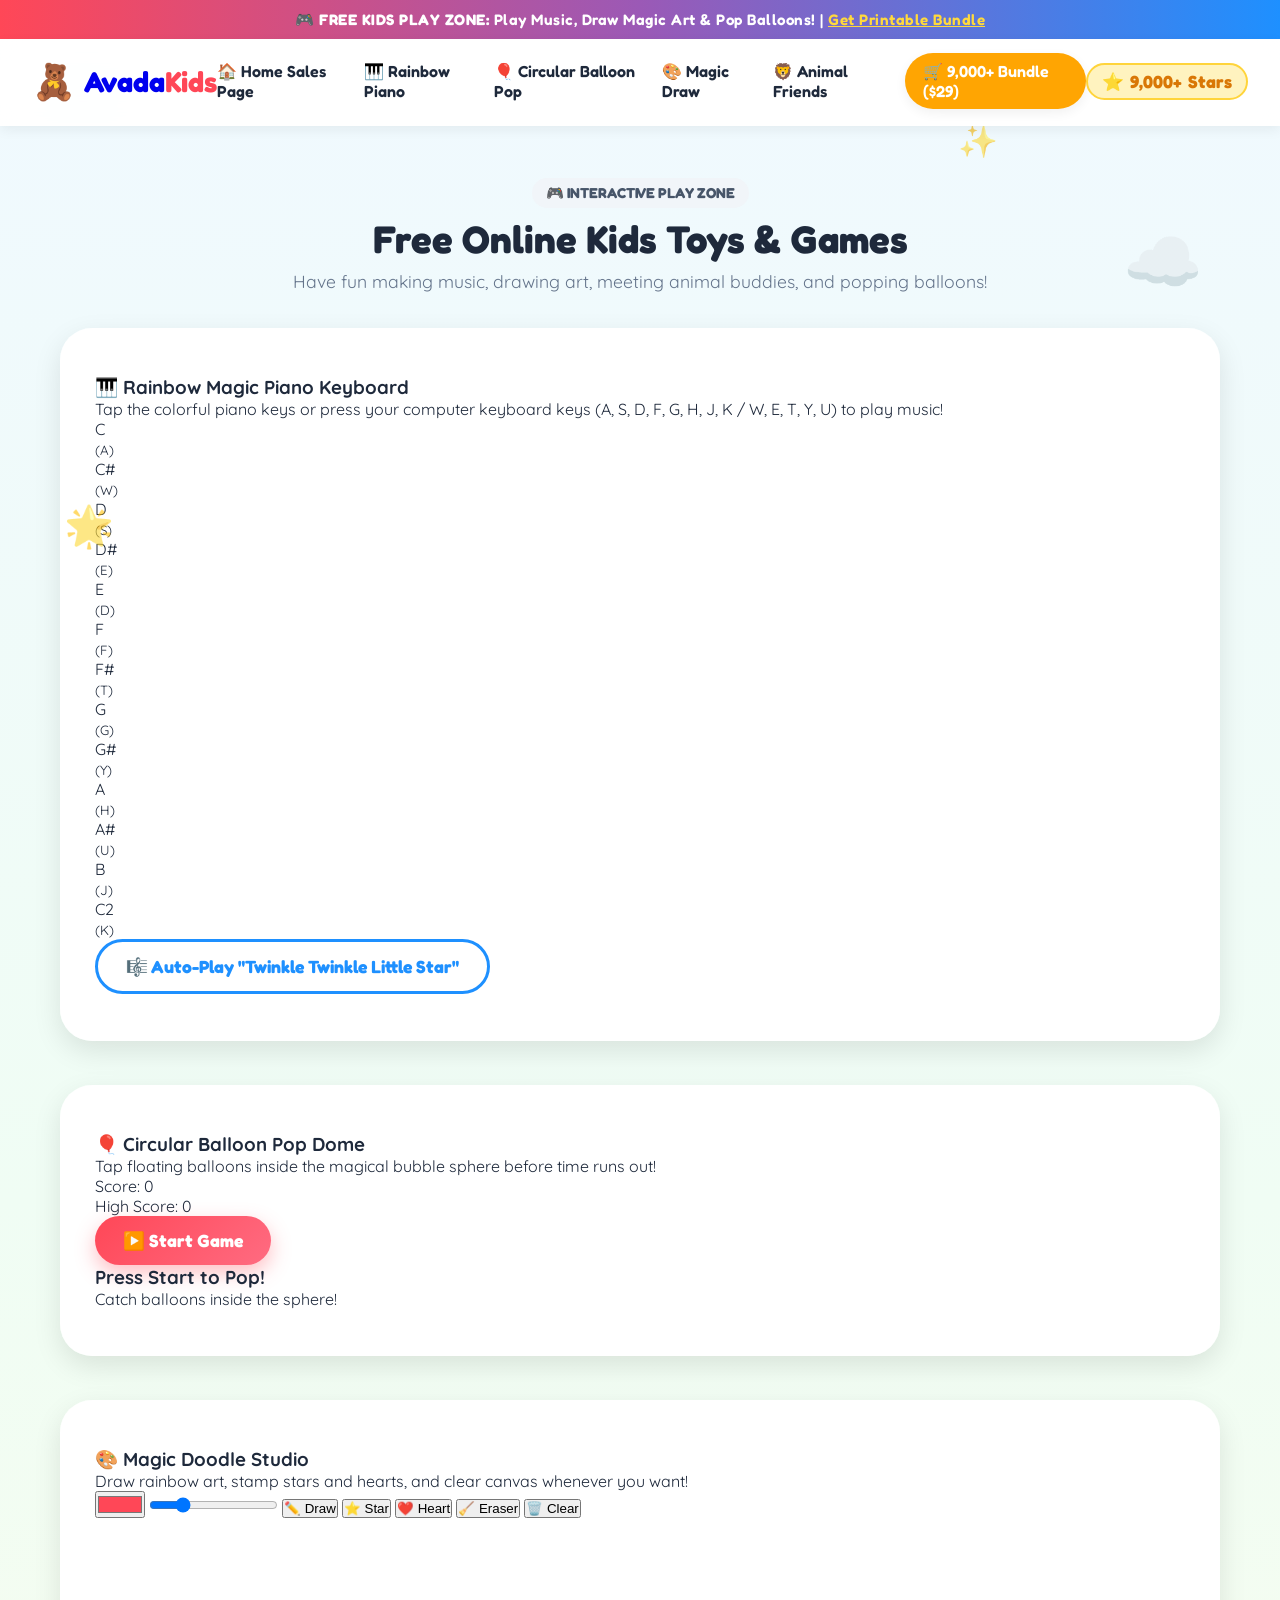
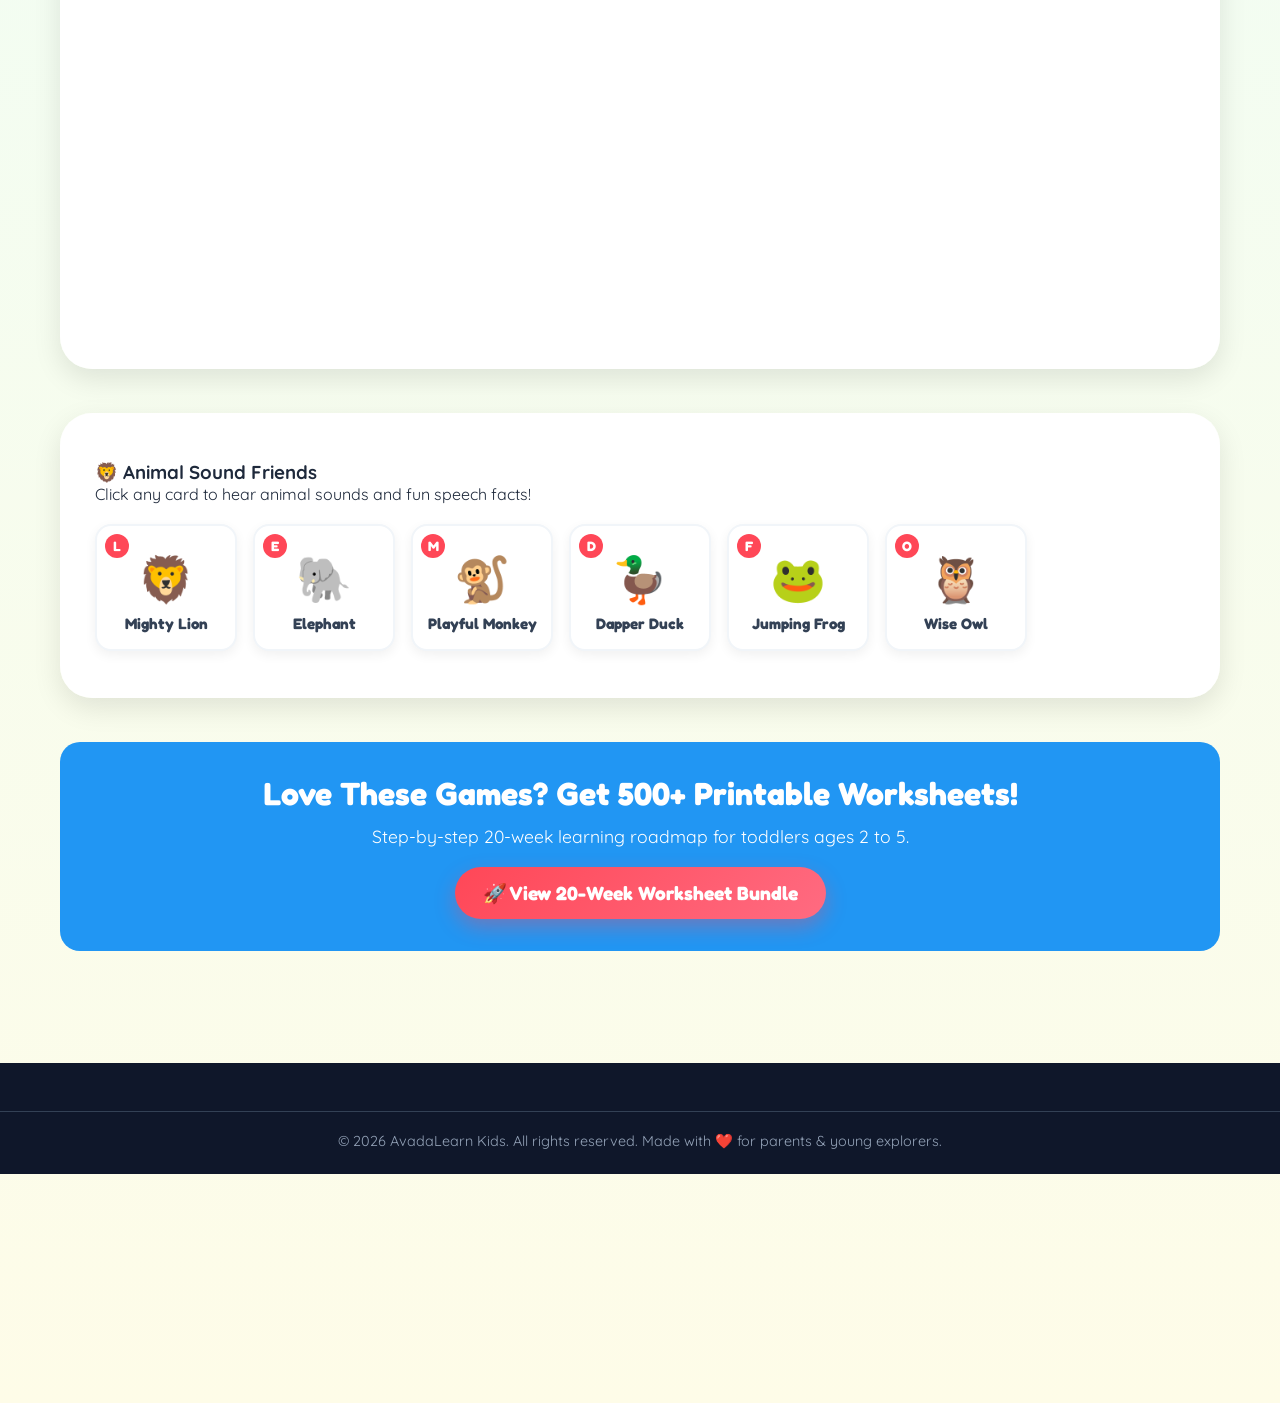
<file: toys.html>
<!DOCTYPE html>
<html lang="en">
<head>
  <meta charset="UTF-8">
  <script>
    if (window.location.pathname.includes('/new') && !window.location.pathname.endsWith('/')) {
      if (!window.location.pathname.endsWith('.html')) {
        window.location.replace(window.location.pathname + '/' + window.location.search + window.location.hash);
      }
    }
  </script>
  <meta name="viewport" content="width=device-width, initial-scale=1.0">
  <meta name="description" content="AvadaLearn Kids Interactive Toys - Play the Rainbow Piano, Pop Balloons in the Circular Arena, and Draw in the Magic Doodle Studio!">
  <title>AvadaLearn Kids Interactive Play Zone 🎮 Free Kids Toys & Games</title>
  <link rel="preconnect" href="https://fonts.googleapis.com">
  <link rel="preconnect" href="https://fonts.gstatic.com" crossorigin>
  <link rel="preconnect" href="https://connect.facebook.net">
  <link rel="dns-prefetch" href="https://connect.facebook.net">
  <link href="https://fonts.googleapis.com/css2?family=Fredoka:wght@400;600;700&family=Quicksand:wght@500;700&family=Bubblegum+Sans&display=swap" rel="stylesheet">
  <link rel="stylesheet" href="style.css">
  
  <!-- Meta Pixel Code -->
  <script>
  !function(f,b,e,v,n,t,s)
  {if(f.fbq)return;n=f.fbq=function(){n.callMethod?
  n.callMethod.apply(n,arguments):n.queue.push(arguments)};
  if(!f._fbq)f._fbq=n;n.push=n;n.loaded=!0;n.version='2.0';
  n.queue=[];t=b.createElement(e);t.async=!0;
  t.src=v;s=b.getElementsByTagName(e)[0];
  s.parentNode.insertBefore(t,s)}(window, document,'script',
  'https://connect.facebook.net/en_US/fbevents.js');
  fbq('init', '1615257300031982');
  fbq('track', 'PageView');
  </script>
  <noscript><img height="1" width="1" style="display:none"
  src="https://www.facebook.com/tr?id=1615257300031982&ev=PageView&noscript=1"
  /></noscript>
  <!-- End Meta Pixel Code -->
</head>
<body>
  <!-- Floating background decorations -->
  <div class="cloud cloud-1">☁️</div>
  <div class="cloud cloud-2">☁️</div>
  <div class="star star-1">✨</div>
  <div class="star star-2">🌟</div>

  <!-- Announcement Bar -->
  <div class="top-announcement">
    🎮 <strong>FREE KIDS PLAY ZONE:</strong> Play Music, Draw Magic Art & Pop Balloons! | <a href="index.html#pricing" style="color:#ffd93d;text-decoration:underline">Get Printable Bundle</a>
  </div>

  <!-- Top Navigation Header -->
  <header class="navbar">
    <div class="logo">
      <a href="index.html" style="text-decoration:none;display:flex;align-items:center;gap:8px">
        <span class="logo-icon">🧸</span>
        <span class="logo-text">Avada<span class="highlight">Kids</span></span>
      </a>
    </div>

    <button class="hamburger-toggle" id="hamburger-toggle" aria-label="Toggle Navigation Menu">
      <span class="hamburger-bar"></span>
      <span class="hamburger-bar"></span>
      <span class="hamburger-bar"></span>
    </button>
    
    <nav class="nav-links" id="nav-menu">
      <a href="index.html" class="nav-link">🏠 Home Sales Page</a>
      <a href="#piano-toy" class="nav-link">🎹 Rainbow Piano</a>
      <a href="#balloon-toy" class="nav-link">🎈 Circular Balloon Pop</a>
      <a href="#doodle-toy" class="nav-link">🎨 Magic Draw</a>
      <a href="#animals-toy" class="nav-link">🦁 Animal Friends</a>
      <a href="index.html#checkout" class="nav-link nav-btn btn-yellow">🛒 9,000+ Bundle ($29)</a>
    </nav>

    <div class="header-right">
      <div class="star-counter">
        <span class="star-icon">⭐</span>
        <span id="star-score">0</span> Stars
      </div>
    </div>
  </header>

  <main class="container">
    <div class="section-header" style="margin-top:20px">
      <span class="section-tag">🎮 Interactive Play Zone</span>
      <h2>Free Online Kids Toys & Games</h2>
      <p>Have fun making music, drawing art, meeting animal buddies, and popping balloons!</p>
    </div>

    <!-- TOY 1: RAINBOW MAGIC PIANO KEYBOARD -->
    <section id="piano-toy" class="card-section toy-card piano-toy-card">
      <h3>🎹 Rainbow Magic Piano Keyboard</h3>
      <p>Tap the colorful piano keys or press your computer keyboard keys (A, S, D, F, G, H, J, K / W, E, T, Y, U) to play music!</p>
      
      <div class="piano-keyboard-wrapper">
        <div class="piano-keyboard">
          <!-- White Keys & Black Keys -->
          <div class="piano-key white-key key-c" data-note="C4" data-key="A" style="--key-color:#ff4757">
            <span class="key-label">C<br><small>(A)</small></span>
          </div>
          <div class="piano-key black-key key-cs" data-note="C#4" data-key="W">
            <span class="key-label">C#<br><small>(W)</small></span>
          </div>
          <div class="piano-key white-key key-d" data-note="D4" data-key="S" style="--key-color:#ffa502">
            <span class="key-label">D<br><small>(S)</small></span>
          </div>
          <div class="piano-key black-key key-ds" data-note="D#4" data-key="E">
            <span class="key-label">D#<br><small>(E)</small></span>
          </div>
          <div class="piano-key white-key key-e" data-note="E4" data-key="D" style="--key-color:#2ed573">
            <span class="key-label">E<br><small>(D)</small></span>
          </div>
          <div class="piano-key white-key key-f" data-note="F4" data-key="F" style="--key-color:#1e90ff">
            <span class="key-label">F<br><small>(F)</small></span>
          </div>
          <div class="piano-key black-key key-fs" data-note="F#4" data-key="T">
            <span class="key-label">F#<br><small>(T)</small></span>
          </div>
          <div class="piano-key white-key key-g" data-note="G4" data-key="G" style="--key-color:#3742fa">
            <span class="key-label">G<br><small>(G)</small></span>
          </div>
          <div class="piano-key black-key key-gs" data-note="G#4" data-key="Y">
            <span class="key-label">G#<br><small>(Y)</small></span>
          </div>
          <div class="piano-key white-key key-a" data-note="A4" data-key="H" style="--key-color:#9b59b6">
            <span class="key-label">A<br><small>(H)</small></span>
          </div>
          <div class="piano-key black-key key-as" data-note="A#4" data-key="U">
            <span class="key-label">A#<br><small>(U)</small></span>
          </div>
          <div class="piano-key white-key key-b" data-note="B4" data-key="J" style="--key-color:#ff78ae">
            <span class="key-label">B<br><small>(J)</small></span>
          </div>
          <div class="piano-key white-key key-c2" data-note="C5" data-key="K" style="--key-color:#ff6b81">
            <span class="key-label">C2<br><small>(K)</small></span>
          </div>
        </div>
      </div>

      <div class="piano-controls">
        <button class="btn btn-outline" id="play-song-btn">🎼 Auto-Play "Twinkle Twinkle Little Star"</button>
      </div>
    </section>

    <!-- TOY 2: CIRCULAR BALLOON POP GAME -->
    <section id="balloon-toy" class="card-section toy-card circular-balloon-toy">
      <h3>🎈 Circular Balloon Pop Dome</h3>
      <p>Tap floating balloons inside the magical bubble sphere before time runs out!</p>

      <div class="game-dashboard">
        <div class="score-card">Score: <span id="game-score">0</span></div>
        <div class="score-card">High Score: <span id="high-score">0</span></div>
        <button class="btn btn-primary" id="start-balloon-game">▶️ Start Game</button>
      </div>

      <div class="circular-arena-wrapper">
        <div id="balloon-arena" class="balloon-arena-circular">
          <div class="start-overlay" id="game-overlay">
            <h3>Press Start to Pop!</h3>
            <p>Catch balloons inside the sphere!</p>
          </div>
        </div>
      </div>
    </section>

    <!-- TOY 3: MAGIC DOODLE STUDIO -->
    <section id="doodle-toy" class="card-section toy-card">
      <h3>🎨 Magic Doodle Studio</h3>
      <p>Draw rainbow art, stamp stars and hearts, and clear canvas whenever you want!</p>

      <div class="canvas-wrapper">
        <div class="canvas-toolbar">
          <input type="color" id="brush-color" value="#ff4757">
          <input type="range" id="brush-size" min="4" max="30" value="10">
          <button class="btn-tool active" id="tool-draw">✏️ Draw</button>
          <button class="btn-tool" id="tool-stamp-star">⭐ Star</button>
          <button class="btn-tool" id="tool-stamp-heart">❤️ Heart</button>
          <button class="btn-tool" id="tool-eraser">🧹 Eraser</button>
          <button class="btn-tool btn-danger" id="tool-clear">🗑️ Clear</button>
        </div>
        <canvas id="doodle-canvas" width="800" height="400"></canvas>
      </div>
    </section>

    <!-- TOY 4: ANIMAL SOUND FRIENDS -->
    <section id="animals-toy" class="card-section toy-card">
      <h3>🦁 Animal Sound Friends</h3>
      <p>Click any card to hear animal sounds and fun speech facts!</p>

      <div class="character-wall-grid" style="margin-top:20px">
        <div class="buddy-card" data-name="Lion" data-sound="roar">
          <span class="letter-badge">L</span>
          <div class="buddy-emoji">🦁</div>
          <h4>Mighty Lion</h4>
        </div>
        <div class="buddy-card" data-name="Elephant" data-sound="trumpet">
          <span class="letter-badge">E</span>
          <div class="buddy-emoji">🐘</div>
          <h4>Elephant</h4>
        </div>
        <div class="buddy-card" data-name="Monkey" data-sound="screech">
          <span class="letter-badge">M</span>
          <div class="buddy-emoji">🐒</div>
          <h4>Playful Monkey</h4>
        </div>
        <div class="buddy-card" data-name="Duck" data-sound="quack">
          <span class="letter-badge">D</span>
          <div class="buddy-emoji">🦆</div>
          <h4>Dapper Duck</h4>
        </div>
        <div class="buddy-card" data-name="Frog" data-sound="ribbit">
          <span class="letter-badge">F</span>
          <div class="buddy-emoji">🐸</div>
          <h4>Jumping Frog</h4>
        </div>
        <div class="buddy-card" data-name="Owl" data-sound="hoot">
          <span class="letter-badge">O</span>
          <div class="buddy-emoji">🦉</div>
          <h4>Wise Owl</h4>
        </div>
      </div>
    </section>

    <!-- CTA BANNER TO WORKSHEETS BUNDLE -->
    <section class="ribbon-bar" style="border-radius:20px;text-align:center;padding:32px 20px">
      <h3 style="font-family:var(--font-heading);font-size:2rem;margin-bottom:12px">Love These Games? Get 500+ Printable Worksheets!</h3>
      <p style="font-size:1.1rem;margin-bottom:20px">Step-by-step 20-week learning roadmap for toddlers ages 2 to 5.</p>
      <a href="index.html#pricing" class="btn btn-primary btn-bounce" style="font-size:1.2rem">🚀 View 20-Week Worksheet Bundle</a>
    </section>
  </main>

  <footer class="footer">
    <div class="footer-bottom">
      <p>&copy; 2026 AvadaLearn Kids. All rights reserved. Made with ❤️ for parents & young explorers.</p>
    </div>
  </footer>

  <canvas id="confetti-canvas"></canvas>
  <script src="script.js" defer></script>
</body>
</html>
</file>
<file: style.css>
/* ==========================================================================
   AvadaLearn Kids - Modern Funky 10/10 Sales Page CSS Design System
   ========================================================================== */

:root {
  --font-heading: 'Fredoka', 'Bubblegum Sans', sans-serif;
  --font-body: 'Quicksand', sans-serif;

  /* Playful Theme Palette */
  --bg-main: #f0fdf4;
  --card-bg: rgba(255, 255, 255, 0.96);
  
  --color-primary: #ff4757;
  --color-secondary: #ffa502;
  --color-accent-green: #2ed573;
  --color-accent-blue: #1e90ff;
  --color-accent-purple: #9b59b6;
  --color-accent-pink: #ff78ae;

  --text-dark: #1e293b;
  --text-muted: #64748b;
  
  --shadow-sm: 0 4px 12px rgba(0, 0, 0, 0.06);
  --shadow-md: 0 10px 28px rgba(0, 0, 0, 0.1);
  --shadow-lg: 0 18px 36px rgba(0, 0, 0, 0.14);

  --radius-sm: 12px;
  --radius-md: 20px;
  --radius-lg: 32px;
  --radius-pill: 999px;
}

/* Global Resets */
* { box-sizing: border-box; margin: 0; padding: 0; }

html {
  scroll-behavior: smooth;
  font-family: var(--font-body);
  background-color: #f8fafc;
  color: var(--text-dark);
}

body {
  background: linear-gradient(180deg, #f0f9ff 0%, #f0fdf4 40%, #fefce8 100%);
  min-height: 100vh;
  position: relative;
  overflow-x: hidden;
  padding-bottom: 75px; /* Space for mobile sticky bottom bar */
}

/* Top Announcement Bar */
.top-announcement {
  background: linear-gradient(90deg, #ff4757, #9b59b6, #1e90ff);
  color: #fff;
  text-align: center;
  padding: 10px 16px;
  font-family: var(--font-heading);
  font-size: 0.95rem;
  font-weight: 600;
  letter-spacing: 0.5px;
}
.top-announcement span {
  background: #ffd93d;
  color: #1e293b;
  padding: 2px 8px;
  border-radius: 6px;
}

/* Floating Background Elements */
.cloud, .star { position: absolute; pointer-events: none; z-index: 0; opacity: 0.6; }
.cloud-1 { top: 60px; left: 4%; font-size: 3rem; animation: floatCloud 25s linear infinite; }
.cloud-2 { top: 220px; right: 6%; font-size: 4rem; animation: floatCloud 32s linear infinite reverse; }
.cloud-3 { top: 750px; left: 10%; font-size: 3.5rem; animation: floatCloud 28s linear infinite; }

.star-1 { top: 120px; right: 22%; font-size: 2rem; animation: pulseStar 3s ease-in-out infinite; }
.star-2 { top: 500px; left: 5%; font-size: 2.5rem; animation: pulseStar 4s ease-in-out infinite 1s; }

@keyframes floatCloud {
  0% { transform: translateX(-40px); }
  50% { transform: translateX(40px); }
  100% { transform: translateX(-40px); }
}

@keyframes pulseStar {
  0%, 100% { transform: scale(1) rotate(0deg); opacity: 0.6; }
  50% { transform: scale(1.3) rotate(15deg); opacity: 1; }
}

/* Header Navbar */
.navbar {
  position: sticky;
  top: 0;
  z-index: 100;
  display: flex;
  justify-content: space-between;
  align-items: center;
  padding: 14px 32px;
  background: rgba(255, 255, 255, 0.94);
  backdrop-filter: blur(12px);
  border-bottom: 3px solid rgba(255, 255, 255, 0.6);
  box-shadow: var(--shadow-sm);
}

.logo {
  display: flex;
  align-items: center;
  gap: 8px;
  font-family: var(--font-heading);
  font-size: 1.8rem;
  font-weight: 700;
}
.logo-icon { font-size: 2.2rem; animation: bounceSlow 2s infinite; }
.logo .highlight { color: var(--color-primary); }

.nav-links {
  display: flex;
  align-items: center;
  gap: 16px;
}

.nav-link {
  text-decoration: none;
  font-family: var(--font-heading);
  font-weight: 600;
  color: var(--text-dark);
  font-size: 1rem;
  transition: color 0.2s ease;
}
.nav-link:hover { color: var(--color-accent-blue); }

.nav-btn {
  padding: 8px 18px;
  border-radius: var(--radius-pill);
  color: #fff !important;
  box-shadow: var(--shadow-sm);
  transition: transform 0.2s ease;
}
.nav-btn:hover { transform: translateY(-2px); }
.btn-yellow { background-color: #ffa502; }
.btn-pink { background-color: #ff78ae; }

.header-right {
  display: flex;
  align-items: center;
  gap: 12px;
}

.star-counter {
  display: flex;
  align-items: center;
  gap: 6px;
  background: #fff3bf;
  border: 2px solid #ffd43b;
  padding: 6px 14px;
  border-radius: var(--radius-pill);
  font-family: var(--font-heading);
  font-size: 1.1rem;
  font-weight: 700;
  color: #d97706;
}
.star-icon { animation: spinStar 6s linear infinite; }
@keyframes spinStar { 0% { transform: rotate(0deg); } 100% { transform: rotate(360deg); } }

/* Main Container */
.container {
  max-width: 1200px;
  margin: 0 auto;
  padding: 32px 20px;
}

/* HERO SECTION */
.hero-section { padding: 32px 0; }
.hero-grid {
  display: grid;
  grid-template-columns: 1.2fr 1fr;
  gap: 36px;
  align-items: center;
  background: linear-gradient(135deg, #ffffff 0%, #f0fdf4 100%);
  padding: 44px;
  border-radius: var(--radius-lg);
  box-shadow: var(--shadow-md);
  border: 4px solid #fff;
}

.badge {
  display: inline-block;
  font-family: var(--font-heading);
  font-weight: 700;
  padding: 6px 16px;
  border-radius: var(--radius-pill);
  font-size: 0.95rem;
  margin-bottom: 16px;
}

.hero-title {
  font-family: var(--font-heading);
  font-size: 2.8rem;
  line-height: 1.25;
  color: var(--text-dark);
  margin-bottom: 16px;
}

.gradient-text {
  background: linear-gradient(90deg, #ff4757, #ffa502, #2ed573, #1e90ff);
  -webkit-background-clip: text;
  -webkit-text-fill-color: transparent;
}

.hero-subtext {
  font-size: 1.15rem;
  line-height: 1.6;
  color: var(--text-muted);
  margin-bottom: 20px;
}

.hero-features-list {
  display: flex;
  flex-wrap: wrap;
  gap: 12px;
  margin-bottom: 24px;
}
.hero-features-list span {
  background: #f1f5f9;
  padding: 6px 12px;
  border-radius: 8px;
  font-family: var(--font-heading);
  font-weight: 600;
  font-size: 0.9rem;
  color: #334155;
}

.hero-pricing-box {
  display: flex;
  align-items: center;
  gap: 12px;
  margin-bottom: 16px;
}
.price-label { font-size: 1.1rem; color: var(--text-muted); font-weight: 600; }
.price-amount { font-family: var(--font-heading); font-size: 3.2rem; font-weight: 700; color: #16a34a; }
.price-strikethrough { text-decoration: line-through; color: #94a3b8; font-size: 1.6rem; font-weight: 600; }
.discount-pill {
  background: #ffe4e6;
  color: #e11d48;
  font-family: var(--font-heading);
  font-weight: 700;
  padding: 4px 10px;
  border-radius: 6px;
  font-size: 0.85rem;
}

/* Evergreen Timer Styles */
.cta-timer-box {
  background: #fff;
  border: 2px solid #ff4757;
  padding: 10px 18px;
  border-radius: 12px;
  display: inline-flex;
  flex-direction: column;
  align-items: center;
  gap: 4px;
  box-shadow: 0 4px 12px rgba(255, 71, 87, 0.15);
  margin-bottom: 20px;
}

.timer-label {
  font-family: var(--font-heading);
  font-size: 0.9rem;
  font-weight: 700;
  color: #e11d48;
}

.timer-display {
  font-family: var(--font-heading);
  font-size: 1.4rem;
  font-weight: 700;
  color: #ff4757;
  letter-spacing: 1px;
}

.inline-timer {
  display: inline;
  font-size: 0.95rem;
  color: #ffd93d;
}

.sticky-timer {
  font-size: 0.85rem;
  color: #e11d48;
  font-weight: 700;
}

.hero-buttons { display: flex; gap: 16px; flex-wrap: wrap; margin-bottom: 16px; }

.btn {
  font-family: var(--font-heading);
  font-size: 1.1rem;
  font-weight: 700;
  padding: 14px 28px;
  border-radius: var(--radius-pill);
  border: none;
  cursor: pointer;
  text-decoration: none;
  display: inline-block;
  transition: all 0.25s cubic-bezier(0.175, 0.885, 0.32, 1.275);
}
.btn-primary { background: linear-gradient(135deg, #ff4757, #ff6b81); color: #fff; box-shadow: 0 8px 20px rgba(255, 71, 87, 0.35); }
.btn-secondary { background: linear-gradient(135deg, #1e90ff, #70a1ff); color: #fff; box-shadow: 0 8px 20px rgba(30, 144, 255, 0.35); }
.btn-outline { background: #fff; border: 3px solid #1e90ff; color: #1e90ff; }
.btn-bounce:hover { transform: translateY(-4px) scale(1.03); }

.guarantee-text { font-size: 0.9rem; color: #64748b; font-weight: 600; }

.image-frame {
  position: relative;
  border-radius: var(--radius-md);
  overflow: hidden;
  box-shadow: var(--shadow-lg);
  border: 6px solid #fff;
  transform: rotate(-1.5deg);
  transition: transform 0.3s ease;
}
.image-frame:hover { transform: rotate(0deg) scale(1.02); }
.hero-img { width: 100%; height: auto; display: block; }

.floating-badge {
  position: absolute;
  background: rgba(255, 255, 255, 0.94);
  backdrop-filter: blur(8px);
  padding: 10px 18px;
  border-radius: var(--radius-pill);
  font-family: var(--font-heading);
  font-weight: 700;
  box-shadow: var(--shadow-md);
}
.badge-top-right { top: 16px; right: 16px; color: #e11d48; }
.badge-bottom-left { bottom: 16px; left: 16px; color: #16a34a; }

/* Ribbon Bar */
.ribbon-bar {
  background: #2196f3;
  color: #fff;
  padding: 16px 0;
  margin: 32px 0;
}
.ribbon-flex {
  display: flex;
  justify-content: space-around;
  flex-wrap: wrap;
  gap: 16px;
  font-family: var(--font-heading);
  font-weight: 700;
  font-size: 1.05rem;
}

/* Generic Section Card Style */
.card-section {
  background: var(--card-bg);
  padding: 44px 32px;
  border-radius: var(--radius-lg);
  box-shadow: var(--shadow-md);
  border: 3px solid rgba(255, 255, 255, 0.9);
  margin-bottom: 44px;
}

.section-header { text-align: center; margin-bottom: 36px; }
.section-tag {
  display: inline-block;
  font-family: var(--font-heading);
  font-size: 0.9rem;
  font-weight: 700;
  text-transform: uppercase;
  background: #f1f5f9;
  color: #475569;
  padding: 6px 14px;
  border-radius: var(--radius-pill);
  margin-bottom: 8px;
}
.section-header h2 { font-family: var(--font-heading); font-size: 2.4rem; color: var(--text-dark); margin-bottom: 8px; }
.section-header p { font-size: 1.1rem; color: var(--text-muted); }

/* CREATOR STORY */
.creator-grid { display: grid; grid-template-columns: 1fr 1.2fr; gap: 40px; align-items: center; }
.video-preview-card {
  position: relative;
  border-radius: var(--radius-md);
  overflow: hidden;
  cursor: pointer;
  box-shadow: var(--shadow-md);
  border: 4px solid #fff;
}
.creator-img { width: 100%; height: 320px; object-fit: cover; display: block; }
.play-overlay {
  position: absolute;
  inset: 0;
  background: rgba(0,0,0,0.35);
  display: flex;
  flex-direction: column;
  justify-content: center;
  align-items: center;
  color: #fff;
  font-family: var(--font-heading);
  font-weight: 700;
  transition: background 0.3s ease;
}
.video-preview-card:hover .play-overlay { background: rgba(0,0,0,0.2); }
.play-btn-circle {
  width: 64px;
  height: 64px;
  background: #ff4757;
  border-radius: 50%;
  display: flex;
  justify-content: center;
  align-items: center;
  font-size: 1.5rem;
  margin-bottom: 8px;
  box-shadow: 0 4px 16px rgba(255, 71, 87, 0.5);
}
.story-lead { font-size: 1.15rem; font-weight: 600; color: #334155; margin-top: 12px; margin-bottom: 12px; }
.creator-quote {
  margin-top: 16px;
  padding: 16px;
  background: #f0fdf4;
  border-left: 4px solid #22c55e;
  border-radius: 8px;
  font-style: italic;
  color: #166534;
  font-size: 1.05rem;
}

/* INSIDE GRID PREVIEW IMAGES (1:1 SQUARE FORMAT) */
.inside-preview-frame {
  width: 100%;
  aspect-ratio: 1 / 1;
  border-radius: var(--radius-sm);
  overflow: hidden;
  margin-bottom: 16px;
  border: 2px solid #e2e8f0;
  box-shadow: var(--shadow-sm);
}
.inside-preview-img {
  width: 100%;
  height: 100%;
  object-fit: cover;
  transition: transform 0.3s ease;
}
.inside-card:hover .inside-preview-img {
  transform: scale(1.05);
}

/* REAL PRODUCT PREVIEWS GALLERY (1:1 SQUARE FORMAT) */
.gallery-grid {
  display: grid;
  grid-template-columns: repeat(auto-fit, minmax(240px, 1fr));
  gap: 24px;
}
.gallery-card {
  background: #fff;
  border: 3px solid #e2e8f0;
  border-radius: var(--radius-md);
  overflow: hidden;
  box-shadow: var(--shadow-sm);
  transition: transform 0.25s ease, border-color 0.25s ease;
}
.gallery-card:hover {
  transform: translateY(-6px);
  border-color: #ff4757;
  box-shadow: var(--shadow-md);
}
.gallery-img-wrapper {
  width: 100%;
  aspect-ratio: 1 / 1;
  overflow: hidden;
  background: #f8fafc;
}
.gallery-img {
  width: 100%;
  height: 100%;
  object-fit: cover;
  display: block;
  transition: transform 0.35s ease;
}
.gallery-card:hover .gallery-img {
  transform: scale(1.06);
}
.gallery-caption {
  padding: 18px 16px;
}
.gallery-caption h4 {
  font-family: var(--font-heading);
  font-size: 1.15rem;
  color: var(--text-dark);
  margin-bottom: 6px;
}
.gallery-caption p {
  font-size: 0.9rem;
  color: var(--text-muted);
  line-height: 1.4;
}

/* COMPARISON TABLE */
.table-responsive { overflow-x: auto; }
.comparison-table {
  width: 100%;
  border-collapse: collapse;
  margin-top: 16px;
  background: #fff;
  border-radius: var(--radius-md);
  overflow: hidden;
  box-shadow: var(--shadow-sm);
}
.comparison-table th, .comparison-table td {
  padding: 16px 20px;
  text-align: left;
  border-bottom: 1px solid #f1f5f9;
  font-size: 1rem;
}
.comparison-table th {
  background: #f8fafc;
  font-family: var(--font-heading);
  font-size: 1.1rem;
  color: #334155;
}
.col-highlight {
  background: #eff6ff !important;
  font-weight: 700;
  color: #1d4ed8;
}

/* STATS SECTION */
.stats-section {
  background: linear-gradient(135deg, #1e90ff, #3b82f6);
  color: #fff;
  padding: 44px 0;
  margin-bottom: 44px;
}
.stats-grid { display: flex; justify-content: space-around; flex-wrap: wrap; gap: 24px; text-align: center; }
.stat-num { font-family: var(--font-heading); font-size: 3rem; font-weight: 700; }
.stat-label { font-size: 1.1rem; font-weight: 600; opacity: 0.9; }

/* ROUTINE TABS */
.tab-buttons {
  display: flex;
  justify-content: center;
  gap: 12px;
  flex-wrap: wrap;
  margin-bottom: 24px;
}
.tab-btn {
  font-family: var(--font-heading);
  font-weight: 700;
  padding: 12px 20px;
  border-radius: var(--radius-pill);
  border: 2px solid #cbd5e1;
  background: #fff;
  cursor: pointer;
  transition: all 0.2s ease;
}
.tab-btn.active, .tab-btn:hover {
  background: #9b59b6;
  color: #fff;
  border-color: #9b59b6;
}
.tab-content { display: none; }
.tab-content.active { display: block; }
.tab-card {
  background: #faf5ff;
  border: 3px solid #e9d5ff;
  border-radius: var(--radius-md);
  padding: 32px;
  text-align: center;
  max-width: 700px;
  margin: 0 auto;
}
.day-badge {
  display: inline-block;
  background: #c084fc;
  color: #fff;
  font-family: var(--font-heading);
  font-weight: 700;
  padding: 4px 14px;
  border-radius: var(--radius-pill);
  margin-bottom: 12px;
}

/* ROADMAP GRID */
.roadmap-grid {
  display: grid;
  grid-template-columns: repeat(auto-fit, minmax(220px, 1fr));
  gap: 20px;
}
.roadmap-card {
  background: #fff;
  border: 3px solid #e2e8f0;
  border-radius: var(--radius-md);
  padding: 24px 18px;
  box-shadow: var(--shadow-sm);
  transition: transform 0.2s ease;
}
.roadmap-card:hover { transform: translateY(-4px); border-color: #3b82f6; }
.phase-badge {
  display: inline-block;
  background: #dbeafe;
  color: #1e40af;
  font-family: var(--font-heading);
  font-size: 0.85rem;
  font-weight: 700;
  padding: 4px 10px;
  border-radius: var(--radius-pill);
  margin-bottom: 12px;
}
.buddies-tag { display: block; margin-top: 12px; font-size: 0.85rem; color: #64748b; font-weight: 600; }

/* 26 ANIMAL BUDDIES WALL */
.character-wall-grid {
  display: grid;
  grid-template-columns: repeat(auto-fill, minmax(130px, 1fr));
  gap: 16px;
}
.buddy-card {
  position: relative;
  background: #fff;
  border: 2px solid #f1f5f9;
  border-radius: 16px;
  padding: 16px 8px;
  text-align: center;
  cursor: pointer;
  box-shadow: var(--shadow-sm);
  transition: all 0.2s cubic-bezier(0.175, 0.885, 0.32, 1.275);
}
.buddy-card:hover { transform: scale(1.08); border-color: #ff4757; box-shadow: var(--shadow-md); }
.letter-badge {
  position: absolute;
  top: 8px;
  left: 8px;
  background: #ff4757;
  color: #fff;
  font-family: var(--font-heading);
  font-weight: 700;
  width: 24px;
  height: 24px;
  border-radius: 50%;
  font-size: 0.85rem;
  display: flex;
  justify-content: center;
  align-items: center;
}
.buddy-emoji { font-size: 2.8rem; margin: 8px 0; }
.buddy-card h4 { font-family: var(--font-heading); font-size: 0.95rem; color: #334155; }

/* COMMERCIAL SECTION */
.commercial-grid { display: grid; grid-template-columns: 1.2fr 1fr; gap: 36px; align-items: center; }
.commercial-text .story-lead { font-size: 1.2rem; font-weight: 700; color: #1e293b; margin: 12px 0; }

/* STEPS GRID */
.steps-grid {
  display: grid;
  grid-template-columns: repeat(auto-fit, minmax(240px, 1fr));
  gap: 24px;
}
.step-card {
  background: #fff;
  border: 3px solid #e2e8f0;
  border-radius: var(--radius-md);
  padding: 32px 20px;
  text-align: center;
}
.step-number {
  width: 48px;
  height: 48px;
  background: #1e90ff;
  color: #fff;
  font-family: var(--font-heading);
  font-weight: 700;
  font-size: 1.4rem;
  border-radius: 50%;
  display: flex;
  justify-content: center;
  align-items: center;
  margin: 0 auto 16px auto;
}

/* PRICING CARD */
.pricing-card {
  background: #fff;
  border: 3px solid #e2e8f0;
  border-radius: var(--radius-md);
  padding: 32px 20px;
  text-align: center;
  position: relative;
  box-shadow: var(--shadow-sm);
}
.pricing-card.featured {
  border-color: #ff4757;
  box-shadow: var(--shadow-lg);
  background: #fff5f5;
}
.featured-badge {
  position: absolute;
  top: -16px;
  left: 50%;
  transform: translateX(-50%);
  background: #ff4757;
  color: #fff;
  font-family: var(--font-heading);
  font-size: 0.85rem;
  font-weight: 700;
  padding: 4px 16px;
  border-radius: var(--radius-pill);
}
.pack-name { display: block; font-family: var(--font-heading); font-size: 1.8rem; font-weight: 700; margin-bottom: 4px; }
.weeks-tag { display: block; font-size: 1rem; color: var(--text-muted); font-weight: 600; margin-bottom: 16px; }
.price-box { margin-bottom: 16px; font-family: var(--font-heading); }
.curr-symbol { font-size: 1.8rem; vertical-align: top; font-weight: 700; }
.price-val { font-size: 3.2rem; font-weight: 700; color: var(--text-dark); }
.old-price { text-decoration: line-through; color: #94a3b8; margin-left: 8px; font-size: 1.4rem; }
.pages-badge {
  display: inline-block;
  background: #f1f5f9;
  padding: 6px 16px;
  border-radius: var(--radius-pill);
  font-size: 0.95rem;
  font-weight: 700;
  margin-bottom: 20px;
}
.pages-badge.highlight { background: #dcfce7; color: #15803d; }
.pricing-list { list-style: none; text-align: left; margin-bottom: 24px; font-size: 0.95rem; display: flex; flex-direction: column; gap: 8px; }
.pricing-list td { padding: 4px 0; border: none; display: block; }

/* FAQ ACCORDION */
.faq-accordion { max-width: 800px; margin: 0 auto; display: flex; flex-direction: column; gap: 16px; }
.faq-item {
  background: #fff;
  border: 2px solid #e2e8f0;
  border-radius: var(--radius-md);
  overflow: hidden;
}
.faq-question {
  width: 100%;
  text-align: left;
  padding: 20px;
  background: none;
  border: none;
  font-family: var(--font-heading);
  font-size: 1.2rem;
  font-weight: 700;
  color: var(--text-dark);
  cursor: pointer;
  display: flex;
  justify-content: space-between;
  align-items: center;
}
.faq-answer { padding: 0 20px 20px 20px; display: none; font-size: 1.05rem; line-height: 1.6; color: var(--text-muted); }
.faq-item.open .faq-answer { display: block; }

/* MODALS */
.modal-overlay {
  position: fixed;
  inset: 0;
  background: rgba(0, 0, 0, 0.6);
  backdrop-filter: blur(6px);
  z-index: 1000;
  display: flex;
  justify-content: center;
  align-items: center;
  padding: 20px;
}
.modal-overlay.hidden { display: none; }
.modal-content {
  background: #fff;
  border-radius: var(--radius-md);
  padding: 36px;
  max-width: 500px;
  width: 100%;
  position: relative;
  box-shadow: var(--shadow-lg);
}
.modal-close {
  position: absolute;
  top: 16px; right: 16px;
  background: #f1f5f9; border: none;
  width: 32px; height: 32px; border-radius: 50%;
  cursor: pointer; font-weight: 700;
}
.checkout-form label { display: block; margin-top: 12px; margin-bottom: 4px; font-weight: 600; font-size: 0.95rem; }
.checkout-form input {
  width: 100%; padding: 12px; border-radius: 8px; border: 2px solid #cbd5e1; font-size: 1rem;
}
.btn-full { width: 100%; margin-top: 20px; }

/* STICKY MOBILE BOTTOM BAR (HIGH CONVERTING) */
.mobile-sticky-bar {
  position: fixed;
  bottom: 0;
  left: 0;
  right: 0;
  z-index: 999;
  background: rgba(255, 255, 255, 0.96);
  backdrop-filter: blur(10px);
  border-top: 2px solid #e2e8f0;
  padding: 10px 16px;
  display: flex;
  justify-content: space-between;
  align-items: center;
  box-shadow: 0 -4px 16px rgba(0, 0, 0, 0.1);
}

.mobile-sticky-info {
  display: flex;
  flex-direction: column;
}

.sticky-title {
  font-family: var(--font-heading);
  font-size: 0.9rem;
  font-weight: 700;
  color: var(--text-dark);
}

.sticky-price {
  font-family: var(--font-heading);
  font-size: 1.2rem;
  font-weight: 700;
  color: #16a34a;
}

/* FOOTER */
.footer { background: #0f172a; color: #94a3b8; padding: 48px 0 24px 0; margin-top: 48px; }
.footer-grid { display: grid; grid-template-columns: 1.5fr 1fr 1fr; gap: 32px; margin-bottom: 32px; }
.footer-col h4 { color: #fff; font-family: var(--font-heading); font-size: 1.2rem; margin-bottom: 12px; }
.footer-col ul { list-style: none; }
.footer-col ul li { margin-bottom: 8px; }
.footer-col ul li a { color: #cbd5e1; text-decoration: none; }
.footer-bottom { text-align: center; border-top: 1px solid #334155; padding-top: 20px; font-size: 0.9rem; }

/* Hamburger Toggle Button */
.hamburger-toggle {
  display: none;
  flex-direction: column;
  justify-content: space-around;
  width: 42px;
  height: 40px;
  background: #fff;
  border: 2px solid #cbd5e1;
  border-radius: 10px;
  padding: 8px;
  cursor: pointer;
  z-index: 101;
  box-shadow: var(--shadow-sm);
  transition: all 0.2s ease;
}

.hamburger-bar {
  width: 100%;
  height: 3px;
  background-color: #334155;
  border-radius: 2px;
  transition: all 0.3s ease;
}

/* Responsive Adjustments */
@media (max-width: 900px) {
  .hamburger-toggle {
    display: flex;
    flex-shrink: 0;
  }

  .nav-links {
    position: absolute;
    top: 100%;
    left: 0;
    right: 0;
    background: rgba(255, 255, 255, 0.98);
    backdrop-filter: blur(14px);
    flex-direction: column;
    align-items: stretch;
    padding: 20px 24px;
    gap: 12px;
    box-shadow: 0 16px 32px rgba(0, 0, 0, 0.15);
    border-bottom: 3px solid #cbd5e1;
    display: none;
  }

  .nav-links.active {
    display: flex;
    animation: slideDown 0.25s ease forwards;
  }

  .nav-link {
    padding: 12px 16px;
    border-radius: 12px;
    background: #f8fafc;
    text-align: center;
    border: 1px solid #e2e8f0;
  }

  .hero-grid, .creator-grid, .commercial-grid, .footer-grid { grid-template-columns: 1fr; text-align: center; }
  .hero-title { font-size: 2.2rem; }
  .navbar { flex-direction: row; gap: 8px; padding: 10px 12px; justify-content: space-between; overflow: hidden; }
  .logo { font-size: 1.4rem; gap: 4px; flex-shrink: 0; }
  .logo-icon { font-size: 1.6rem; }
  .star-counter { font-size: 0.85rem; padding: 4px 8px; flex-shrink: 1; white-space: nowrap; overflow: hidden; text-overflow: ellipsis; }
  .header-right { flex-shrink: 1; min-width: 0; }
}

@keyframes slideDown {
  0% { opacity: 0; transform: translateY(-10px); }
  100% { opacity: 1; transform: translateY(0); }
}
</file>
